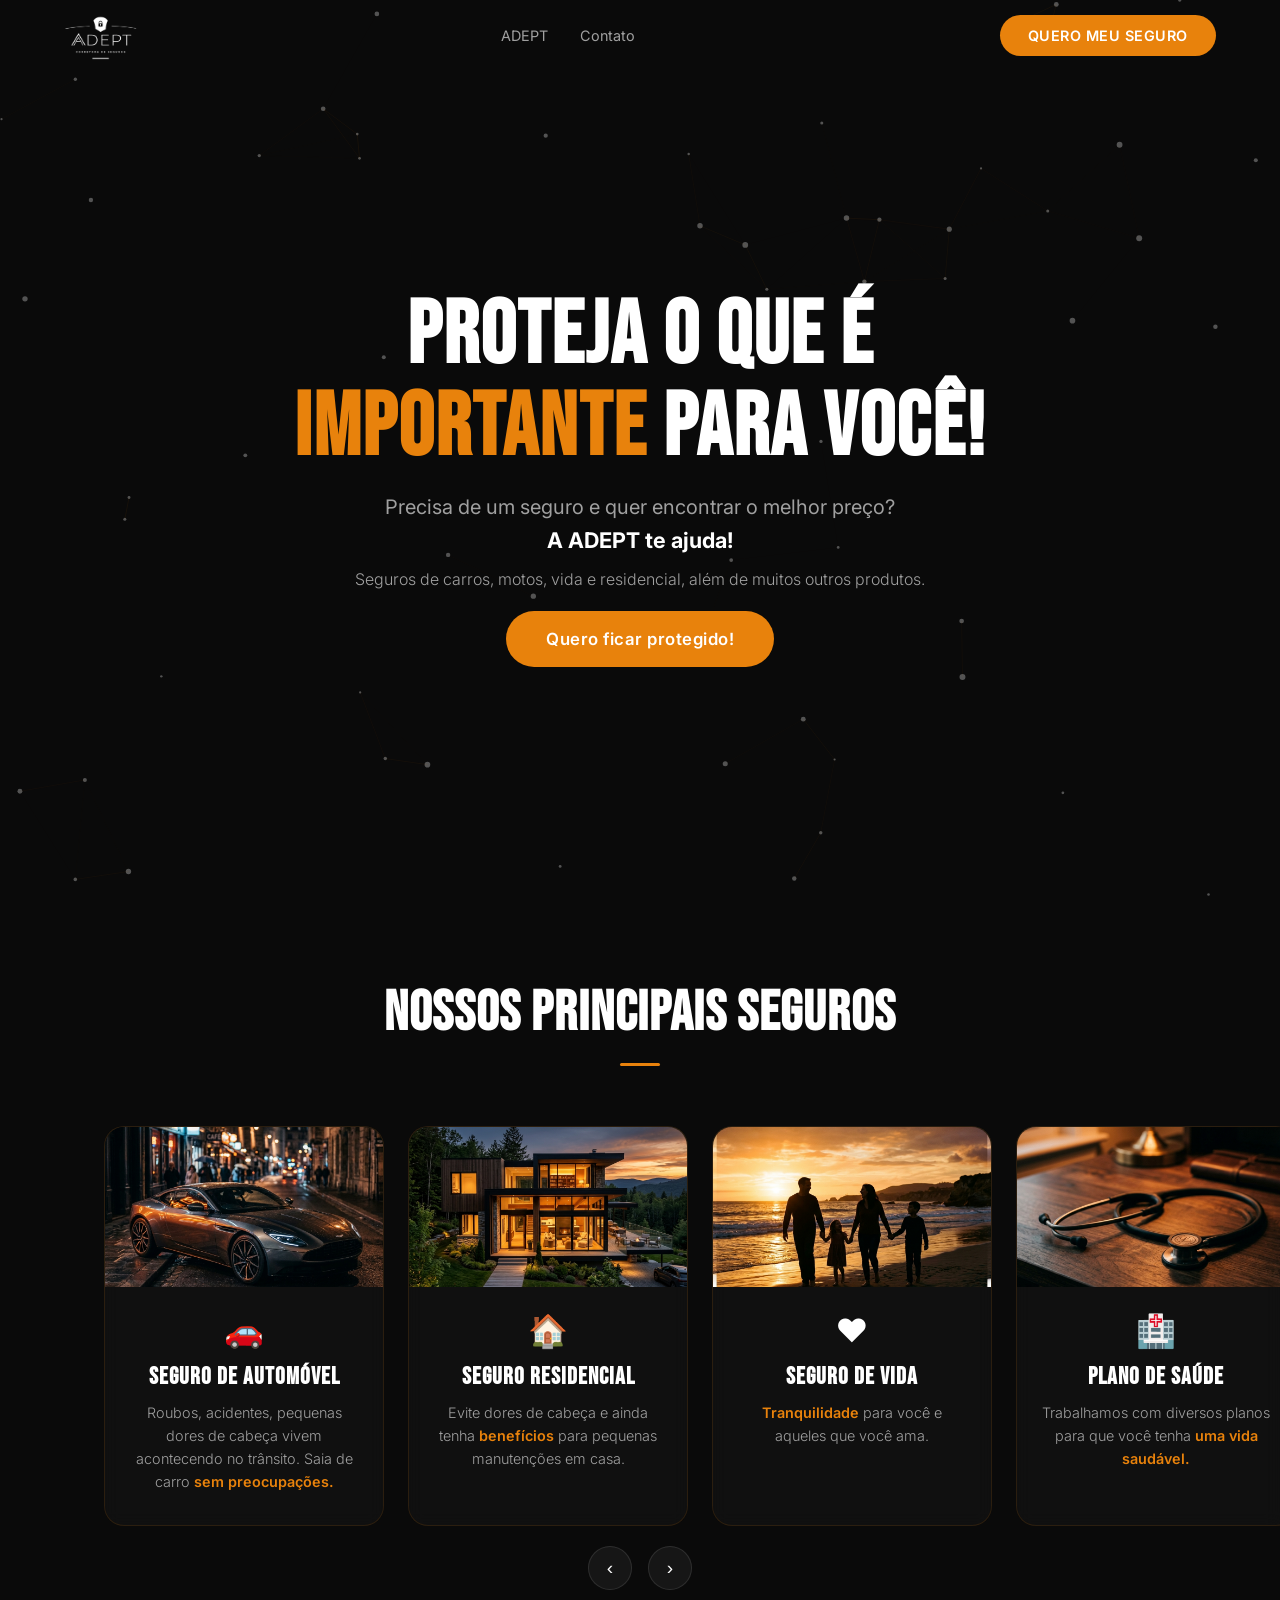
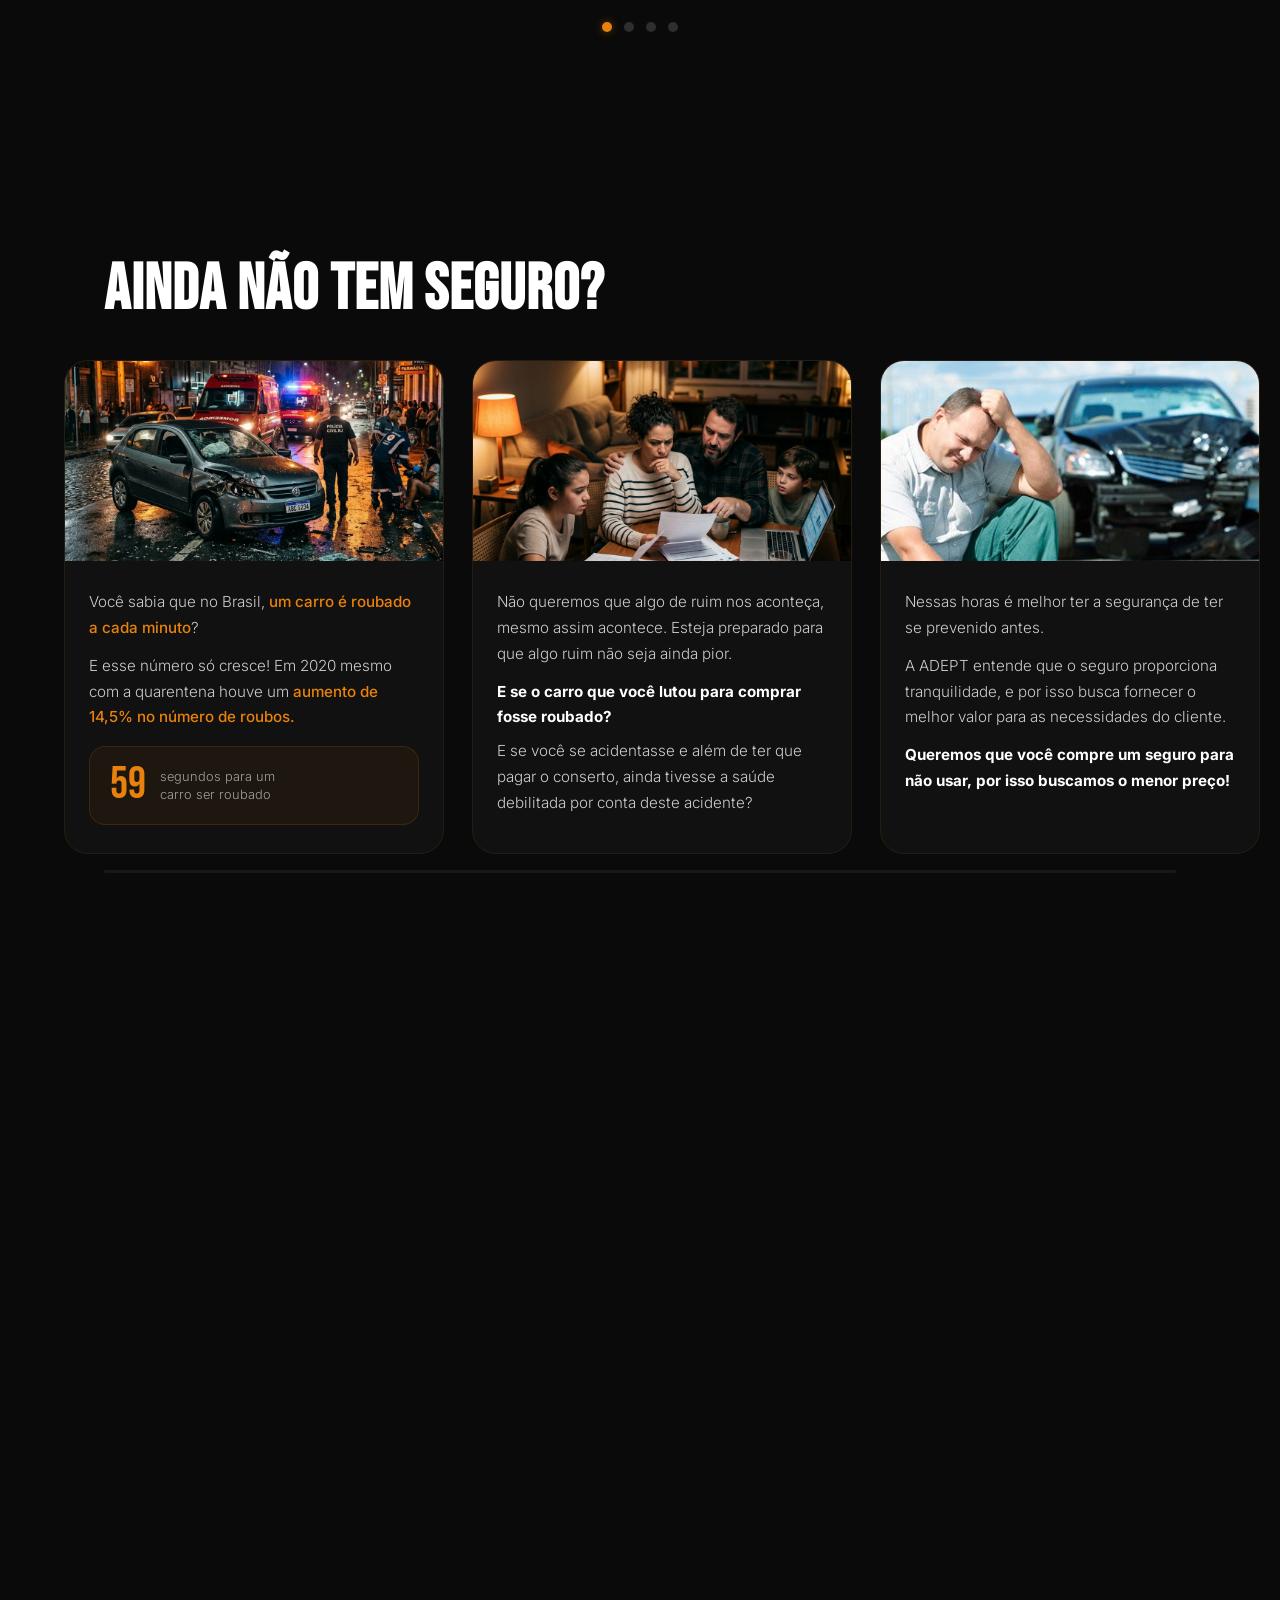
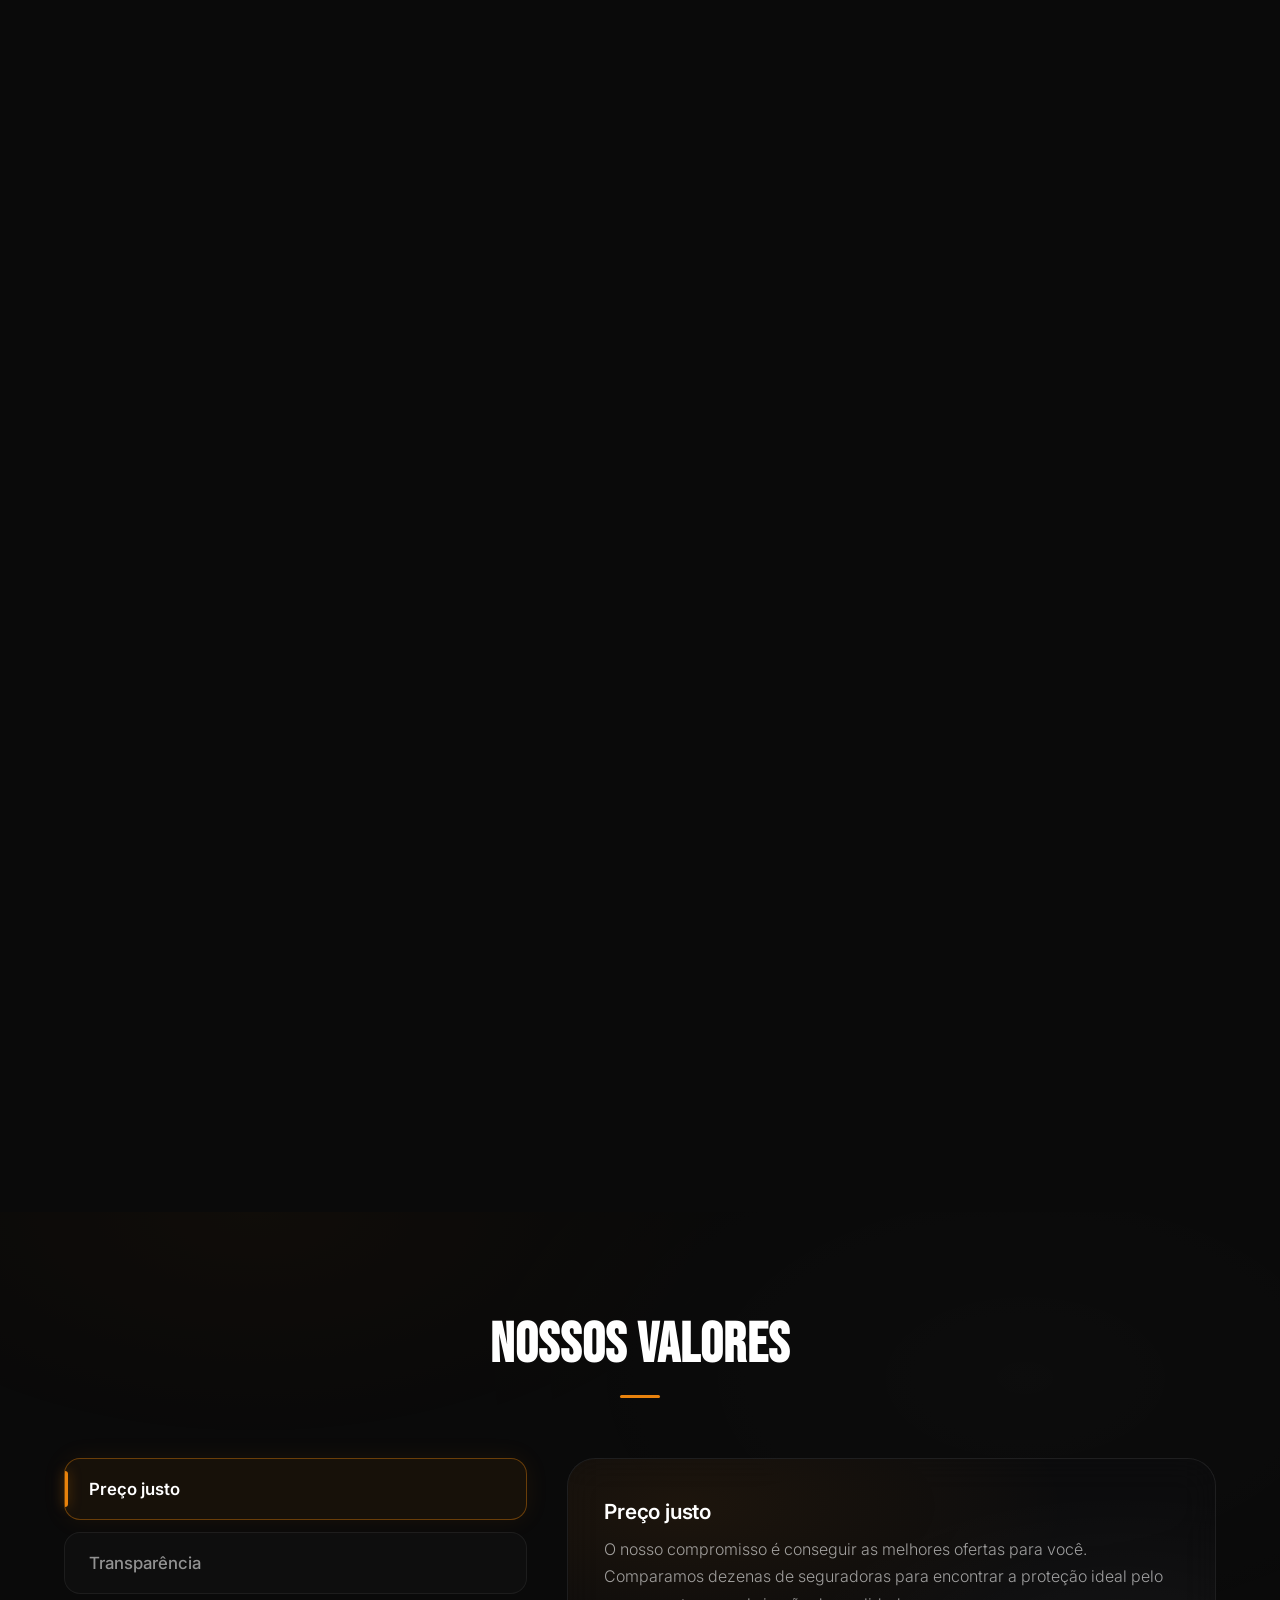
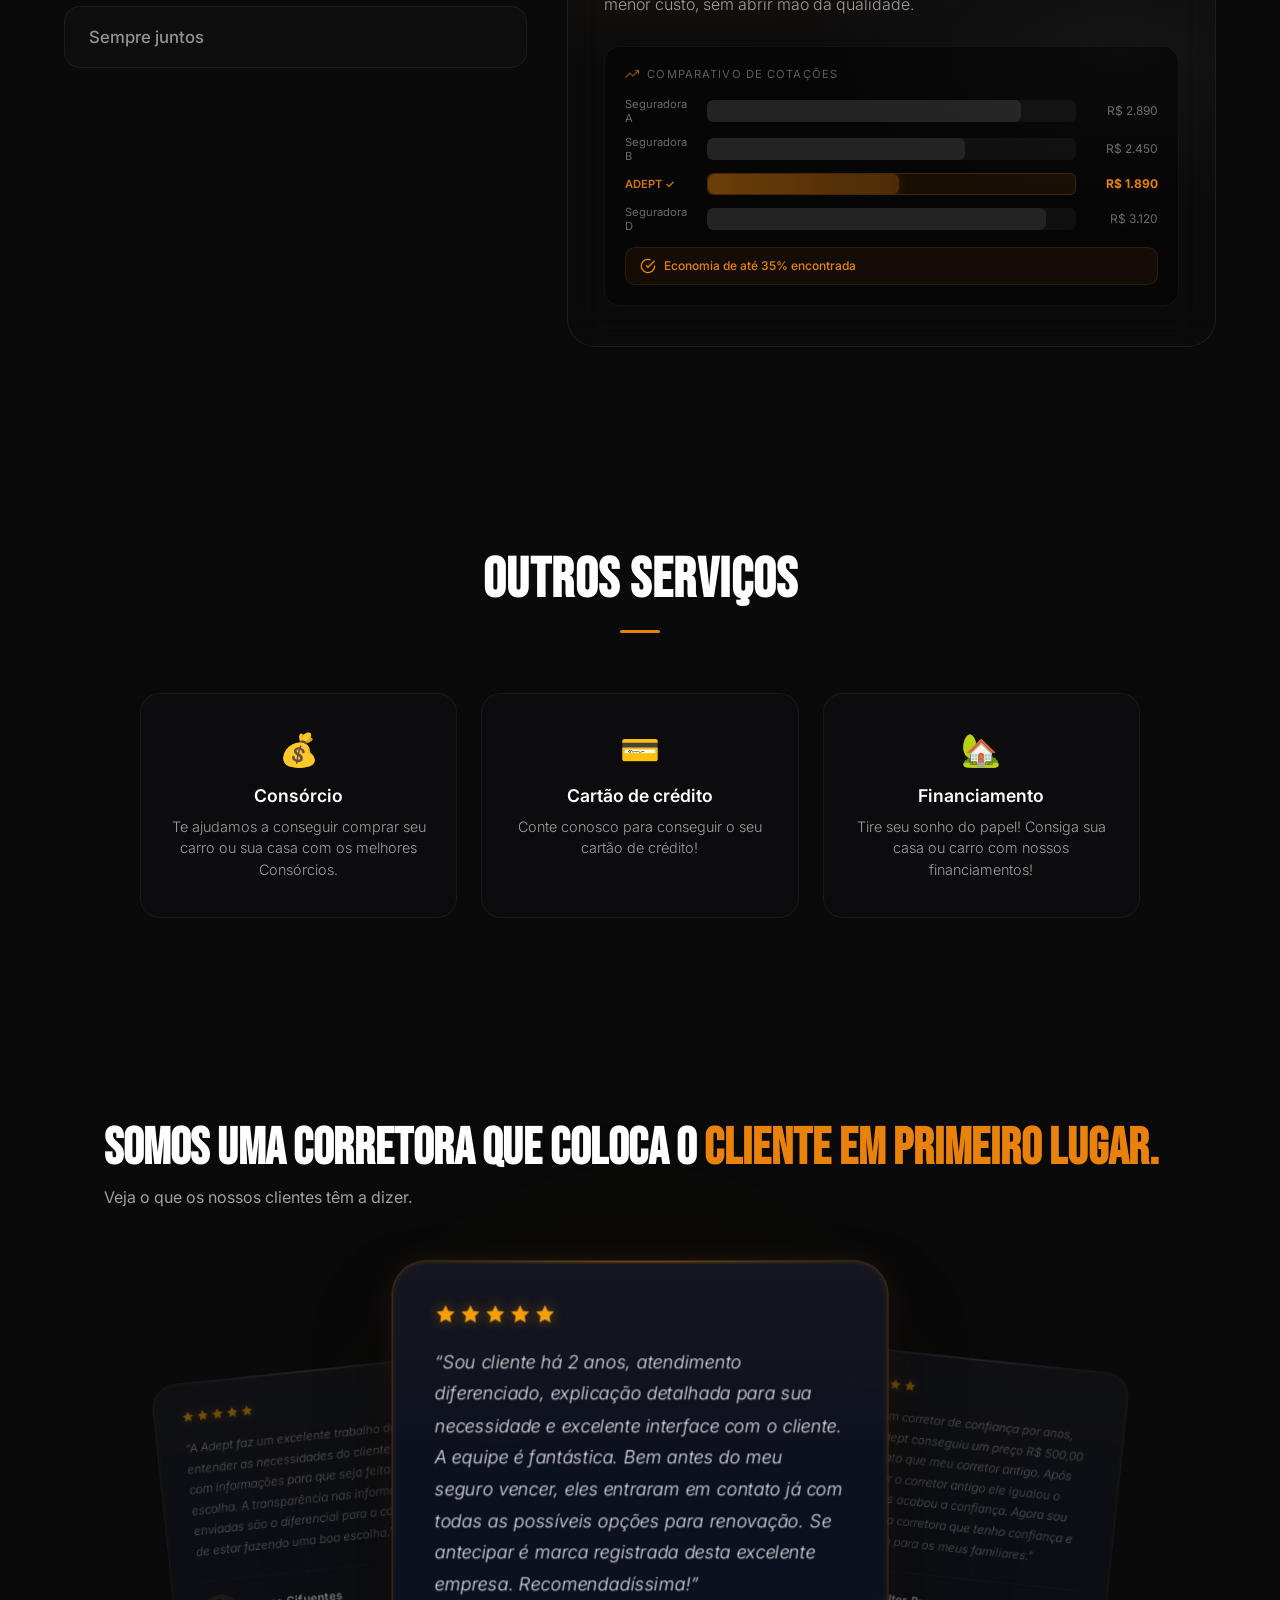
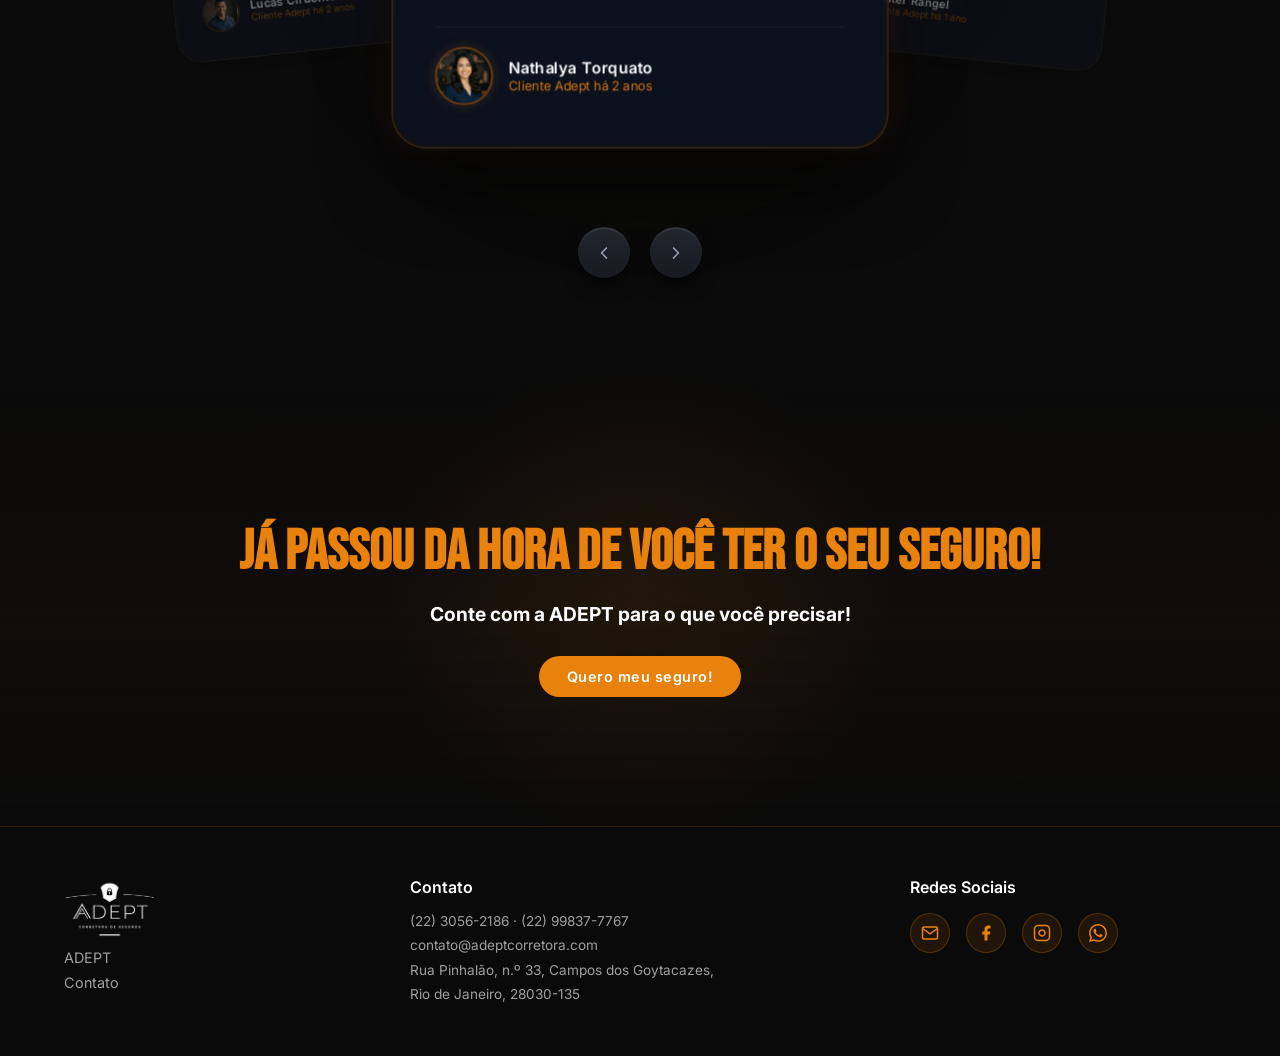
<file: index.html>
<!DOCTYPE html>
<html lang="pt">
<head>
<meta charset="UTF-8">
<meta name="viewport" content="width=device-width, initial-scale=1.0">
<title>ADEPT Corretora de Seguros | Proteja o que é importante</title>
<meta name="description" content="A ADEPT oferece consultoria e gestão de seguros para proteger seu patrimônio. Entre em contato e garanta sua proteção hoje!">
<link rel="icon" type="image/x-icon" href="images/site_favicon_16_1560869884358.ico">
<link rel="preconnect" href="https://fonts.googleapis.com">
<link rel="preconnect" href="https://fonts.gstatic.com" crossorigin>
<link href="https://fonts.googleapis.com/css2?family=Bebas+Neue&family=Inter:wght@300;400;500;600;700&display=swap" rel="stylesheet">
<style>
*{box-sizing:border-box;margin:0;padding:0}
html{scroll-behavior:smooth;scroll-padding-top:80px}
body{background:#0a0a0a;color:#fff;font-family:'Inter',sans-serif;overflow-x:hidden;-webkit-font-smoothing:antialiased}
a{text-decoration:none;color:inherit}
ul{list-style:none}
img{max-width:100%;display:block}
::-webkit-scrollbar{width:6px}
::-webkit-scrollbar-track{background:#0a0a0a}
::-webkit-scrollbar-thumb{background:rgba(232,130,12,.4);border-radius:3px}

/* ===== HEADER ===== */
.site-header{position:fixed;top:0;left:0;right:0;height:72px;display:flex;align-items:center;justify-content:space-between;padding:0 5vw;z-index:1000;background:transparent;border-bottom:1px solid transparent;transition:all .4s ease}
.site-header.scrolled{background:rgba(10,10,10,.85);backdrop-filter:blur(12px);-webkit-backdrop-filter:blur(12px);border-bottom:1px solid rgba(232,130,12,.15);box-shadow:0 4px 30px rgba(0,0,0,.4)}
.logo{display:flex;align-items:center;gap:8px;font-family:'Bebas Neue',sans-serif;font-size:1.6rem;letter-spacing:2px;color:#fff}
.logo svg{width:22px;height:22px;color:#E8820C}
.nav-links{display:flex;gap:32px;align-items:center}
.nav-links a{font-size:.9rem;color:#A0A0A0;font-weight:400;transition:color .3s}
.nav-links a:hover{color:#E8820C}
.btn-cta{background:#E8820C;color:#fff;padding:12px 28px;border-radius:50px;font-weight:600;font-size:.9rem;letter-spacing:.5px;border:none;cursor:pointer;transition:all .2s;font-family:'Inter',sans-serif}
.btn-cta:hover{background:#FF9520;transform:translateY(-1px);box-shadow:0 8px 25px rgba(232,130,12,.3)}
.mobile-toggle{display:none;background:none;border:none;color:#fff;font-size:1.5rem;cursor:pointer}
.mobile-menu{display:none;position:fixed;top:72px;left:0;right:0;background:rgba(10,10,10,.95);backdrop-filter:blur(15px);padding:20px 5vw 30px;flex-direction:column;gap:16px;z-index:999;transform:translateY(-100%);opacity:0;transition:all .4s ease}
.mobile-menu.open{transform:translateY(0);opacity:1}
.mobile-menu a{font-size:1.1rem;padding:10px 0;color:#A0A0A0;border-bottom:1px solid rgba(255,255,255,.05)}

@media(max-width:768px){
  .nav-links,.header-cta{display:none!important}
  .mobile-toggle{display:block}
  .mobile-menu{display:flex}
}

/* ===== HERO ===== */
.hero{position:relative;min-height:100vh;display:flex;align-items:center;justify-content:center;text-align:center;padding:120px 5vw 80px;overflow:hidden}
#particles-canvas{position:absolute;top:0;left:0;width:100%;height:100%;z-index:0}
.hero-content{position:relative;z-index:2;max-width:800px}
.hero h1{font-family:'Bebas Neue',sans-serif;font-size:clamp(3rem,8vw,5.5rem);line-height:1.05;letter-spacing:2px;margin-bottom:20px;opacity:0;transform:translateY(30px);animation:fadeSlideUp .8s ease forwards .3s}
.hero h1 span{color:#E8820C}
.hero .subtitle{font-size:clamp(1rem,2vw,1.25rem);color:#A0A0A0;margin-bottom:8px;opacity:0;animation:fadeSlideUp .8s ease forwards .5s}
.hero .subtitle-bold{font-size:clamp(1.1rem,2.2vw,1.35rem);font-weight:700;color:#fff;margin-bottom:16px;opacity:0;animation:fadeSlideUp .8s ease forwards .6s}
.hero .hero-desc{font-size:1rem;color:#A0A0A0;margin-bottom:40px;font-weight:300;opacity:0;animation:fadeSlideUp .8s ease forwards .7s}
.hero .btn-cta{opacity:0;animation:fadeSlideUp .8s ease forwards .9s;padding:18px 40px;font-size:1.05rem}
@keyframes fadeSlideUp{to{opacity:1;transform:translateY(0)}}

/* ===== SECTION BASE ===== */
.section{padding:100px 5vw;position:relative}
.section-inner{max-width:1200px;margin:0 auto}
.section-title{font-family:'Bebas Neue',sans-serif;font-size:clamp(2.2rem,5vw,3.5rem);text-align:center;margin-bottom:16px;letter-spacing:1px}
.section-subtitle{text-align:center;color:#A0A0A0;font-size:1.05rem;font-weight:300;max-width:600px;margin:0 auto 60px}
.section-divider{width:40px;height:3px;background:#E8820C;margin:0 auto 60px;border-radius:2px}
.reveal{opacity:0;transform:translateY(30px);transition:opacity .8s ease,transform .8s ease}
.reveal.visible{opacity:1;transform:translateY(0)}

/* ===== INSURANCE CAROUSEL ===== */
.carousel-section{padding:80px 0;overflow:hidden}
.carousel-track-wrapper{position:relative;max-width:1200px;margin:0 auto;padding:0 5vw}
.carousel-track{display:flex;gap:24px;transition:transform .5s ease;cursor:grab}
.carousel-track.dragging{cursor:grabbing;transition:none}
.insurance-card{min-width:280px;flex:0 0 280px;background:rgba(20,20,20,.6);border:1px solid rgba(232,130,12,.12);border-radius:20px;overflow:hidden;text-align:center;transition:all .4s ease;backdrop-filter:blur(8px)}
.insurance-card:hover{border-color:rgba(232,130,12,.5);transform:translateY(-5px);box-shadow:0 15px 40px rgba(232,130,12,.08)}
.insurance-card-img{width:100%;height:160px;object-fit:cover;display:block}
.insurance-card-content{padding:24px 24px 32px}
.insurance-card .card-icon{font-size:2rem;margin-bottom:12px;display:block}
.insurance-card h3{font-family:'Bebas Neue',sans-serif;font-size:1.5rem;letter-spacing:1px;margin-bottom:10px}
.insurance-card p{color:#A0A0A0;font-size:.9rem;line-height:1.6;font-weight:300}
.insurance-card p strong{color:#E8820C;font-weight:600}
.carousel-nav{display:flex;justify-content:center;gap:12px;margin-top:32px}
.carousel-dot{width:10px;height:10px;border-radius:50%;background:rgba(255,255,255,.15);border:none;cursor:pointer;transition:all .3s}
.carousel-dot.active{background:#E8820C;box-shadow:0 0 10px rgba(232,130,12,.4)}
.carousel-arrows{display:flex;justify-content:center;gap:16px;margin-top:20px}
.carousel-arrow{width:44px;height:44px;border-radius:50%;background:rgba(255,255,255,.05);border:1px solid rgba(255,255,255,.1);color:#fff;cursor:pointer;display:flex;align-items:center;justify-content:center;transition:all .3s;font-size:1.2rem}
.carousel-arrow:hover{background:rgba(232,130,12,.15);border-color:rgba(232,130,12,.4)}

/* ===== HORIZONTAL SCROLL CARDS (Scroll-hijack) ===== */
.scroll-outer{position:relative;height:300vh}
.scroll-sticky{position:sticky;top:0;height:100vh;display:flex;flex-direction:column;justify-content:center;overflow:hidden;padding:0}
.scroll-sticky .section-header{max-width:1200px;margin:0 auto;padding:0 5vw 32px;width:100%}
.scroll-sticky .section-header h2{font-family:'Bebas Neue',sans-serif;font-size:clamp(2.5rem,6vw,4rem);letter-spacing:1px;margin-bottom:0}
.scroll-track{display:flex;gap:28px;padding:0 5vw;will-change:transform}
.scroll-card{min-width:380px;max-width:420px;flex:0 0 380px;background:rgba(20,20,20,.7);border:1px solid rgba(232,130,12,.1);border-radius:24px;overflow:hidden;transition:border-color .4s ease,opacity .5s ease;opacity:.3}
.scroll-card.active{opacity:1}
.scroll-card:hover{border-color:rgba(232,130,12,.35)}
.scroll-card-img{width:100%;height:200px;object-fit:cover;display:block}
.scroll-card-body{padding:28px 24px}
.scroll-card-body p{color:#ccc;font-size:.95rem;line-height:1.7;font-weight:300}
.scroll-card-body p .highlight{color:#E8820C;font-weight:500}
.scroll-card-body p strong{color:#fff}
.scroll-counter{display:flex;align-items:center;gap:14px;margin-top:16px;padding:16px 20px;background:rgba(232,130,12,.06);border:1px solid rgba(232,130,12,.15);border-radius:16px}
.counter-number{font-family:'Bebas Neue',sans-serif;font-size:2.8rem;color:#E8820C;line-height:1}
.counter-label{font-size:.8rem;color:#A0A0A0;font-weight:300;line-height:1.4}
.scroll-progress{max-width:1200px;margin:0 auto;padding:16px 5vw 0;width:100%}
.scroll-progress-bar{height:3px;background:rgba(255,255,255,.06);border-radius:2px;overflow:hidden}
.scroll-progress-fill{height:100%;background:#E8820C;border-radius:2px;width:0%;transition:width .1s linear}
@media(max-width:768px){.scroll-card{min-width:300px;flex:0 0 300px}.scroll-outer{height:250vh}}

/* ===== VALUES (Tab + Panel style) ===== */
.values-section{padding:100px 5vw;position:relative;overflow:hidden}
.values-section::before{content:'';position:absolute;inset:-2px;opacity:.4;pointer-events:none;background:radial-gradient(800px 420px at 20% 0%,rgba(232,130,12,.08),transparent 60%),radial-gradient(900px 520px at 80% 20%,rgba(255,255,255,.04),transparent 62%)}
.values-container{max-width:1200px;margin:0 auto;display:grid;grid-template-columns:1fr 1.4fr;gap:40px;align-items:start;position:relative;z-index:1}
.values-tabs{display:flex;flex-direction:column;gap:12px}
.val-tab{position:relative;padding:20px 24px;border-radius:16px;border:1px solid rgba(255,255,255,.06);background:rgba(255,255,255,.02);cursor:pointer;transition:all .35s ease;font-size:1.05rem;font-weight:500;color:rgba(255,255,255,.55);text-align:left;font-family:'Inter',sans-serif}
.val-tab:hover{border-color:rgba(255,255,255,.12);background:rgba(255,255,255,.04);color:rgba(255,255,255,.8)}
.val-tab.active{border-color:rgba(232,130,12,.4);background:rgba(232,130,12,.06);color:#fff;font-weight:600;box-shadow:0 0 25px rgba(232,130,12,.08)}
.val-tab.active::before{content:'';position:absolute;left:0;top:12px;bottom:12px;width:3px;border-radius:0 3px 3px 0;background:#E8820C;box-shadow:0 0 12px rgba(232,130,12,.5)}
.values-panel{position:relative;border-radius:28px;background:rgba(15,15,18,.35);border:1px solid rgba(255,255,255,.08);backdrop-filter:blur(18px);-webkit-backdrop-filter:blur(18px);padding:40px 36px;overflow:hidden;min-height:360px}
.values-panel::before{content:'';position:absolute;inset:-2px;background:radial-gradient(620px 260px at 18% 10%,rgba(232,130,12,.08),transparent 62%),radial-gradient(520px 260px at 85% 40%,rgba(255,255,255,.04),transparent 62%);pointer-events:none;z-index:0}
.val-panel-content{position:relative;z-index:1;display:none;animation:valFadeIn .4s ease}
.val-panel-content.active{display:block}
@keyframes valFadeIn{from{opacity:0;transform:translateY(8px)}to{opacity:1;transform:translateY(0)}}
.val-panel-content h3{font-size:1.3rem;font-weight:600;margin-bottom:12px;color:#fff;letter-spacing:-.01em}
.val-panel-content p{color:rgba(255,255,255,.6);line-height:1.7;font-weight:300;font-size:1rem;margin-bottom:28px}
.val-abstract-ui{position:relative;height:160px;background:rgba(0,0,0,.4);border:1px solid rgba(255,255,255,.05);border-radius:16px;padding:16px;overflow:hidden}
.val-abstract-ui .val-ui-header{display:flex;align-items:center;justify-content:space-between;border-bottom:1px solid rgba(255,255,255,.05);padding-bottom:10px;margin-bottom:14px}
.val-abstract-ui .val-dots{display:flex;gap:5px}
.val-abstract-ui .val-dots span{width:7px;height:7px;border-radius:50%;background:rgba(255,255,255,.15)}
.val-abstract-ui .val-bar{height:5px;width:80px;background:rgba(255,255,255,.05);border-radius:3px;overflow:hidden}
.val-abstract-ui .val-bar-fill{height:100%;border-radius:3px;background:rgba(232,130,12,.5);animation:valBarPulse 2.5s ease-in-out infinite}
@keyframes valBarPulse{0%,100%{width:30%}50%{width:75%}}
.val-ui-cards{display:grid;grid-template-columns:repeat(3,1fr);gap:10px;height:100%}
.val-ui-card{background:rgba(255,255,255,.03);border-radius:10px;border:1px solid rgba(255,255,255,.05);padding:10px;display:flex;flex-direction:column;gap:6px}
.val-ui-card .val-ui-line{height:4px;border-radius:2px;background:rgba(255,255,255,.08)}
.val-ui-card .val-ui-line.filled{background:rgba(232,130,12,.3)}
.val-ui-card .val-ui-icon{margin-top:auto;width:20px;height:20px;border-radius:4px;background:rgba(255,255,255,.05);border:1px solid rgba(255,255,255,.05);display:flex;align-items:center;justify-content:center;align-self:flex-end}
.val-ui-card .val-ui-icon svg{width:10px;height:10px;color:rgba(255,255,255,.35)}
@media(max-width:768px){.values-container{grid-template-columns:1fr}.values-panel{min-height:auto}}

@keyframes barGrow1{from{width:0}to{width:85%}}
@keyframes barGrow2{from{width:0}to{width:70%}}
@keyframes barGrow3{from{width:0}to{width:52%}}
@keyframes barGrow4{from{width:0}to{width:92%}}
@keyframes pulse-dot{0%,100%{box-shadow:0 0 0 0 rgba(232,130,12,.4)}70%{box-shadow:0 0 0 8px rgba(232,130,12,0)}}

/* ===== SERVICES ===== */
.services-grid{display:grid;grid-template-columns:repeat(3,1fr);gap:24px;max-width:1000px;margin:0 auto}
.service-card{background:rgba(15,15,18,.5);border:1px solid rgba(255,255,255,.06);border-radius:20px;padding:36px 24px;text-align:center;transition:all .4s}
.service-card:hover{border-color:rgba(232,130,12,.25);transform:translateY(-4px)}
.service-card .svc-icon{color:#E8820C;font-size:2rem;margin-bottom:16px}
.service-card h3{font-size:1.1rem;font-weight:600;margin-bottom:10px}
.service-card p{color:#A0A0A0;font-size:.9rem;line-height:1.5;font-weight:300}
@media(max-width:768px){.services-grid{grid-template-columns:1fr}}

/* ===== TESTIMONIALS 3D CAROUSEL ===== */
.test-section{padding:100px 0;overflow:hidden;position:relative}
.test-section::before{content:'';position:absolute;top:50%;left:50%;transform:translate(-50%,-50%);width:60%;height:60%;background:radial-gradient(circle,rgba(232,130,12,.06),transparent 60%);filter:blur(120px);pointer-events:none}
.test-header{max-width:1200px;margin:0 auto;padding:0 5vw 60px}
.test-header h2{font-family:'Bebas Neue',sans-serif;font-size:clamp(2rem,5vw,3.2rem);margin-bottom:8px}
.test-header h2 span{color:#E8820C}
.test-header .sub{color:#A0A0A0;font-size:1rem}
.test-stage{position:relative;max-width:1200px;margin:0 auto;padding:0 5vw;height:520px;perspective:1200px}
.test-card{position:absolute;top:50%;left:50%;width:400px;transition:all .6s cubic-bezier(.4,0,.2,1);cursor:pointer;will-change:transform,opacity}
.test-card.pos-left{transform:translate(-130%,-55%) rotate(-6deg) scale(.78);z-index:10;opacity:.45}
.test-card.pos-left:hover{opacity:.85;z-index:35}
.test-card.pos-center{transform:translate(-50%,-55%) rotate(0deg) scale(1.08);z-index:30;opacity:1;width:460px}
.test-card.pos-right{transform:translate(30%,-55%) rotate(6deg) scale(.78);z-index:10;opacity:.45}
.test-card.pos-right:hover{opacity:.85;z-index:35}
.test-card-outer{position:relative;background:linear-gradient(180deg,rgba(30,30,35,.9),rgba(18,18,22,.95));backdrop-filter:blur(20px);border:1px solid rgba(255,255,255,.08);border-radius:2rem;padding:3px;box-shadow:0 20px 50px -12px rgba(0,0,0,.6)}
.test-card.pos-center .test-card-outer{border-color:rgba(232,130,12,.25);box-shadow:0 40px 80px -20px rgba(0,0,0,.9),0 0 30px rgba(232,130,12,.1)}
.test-card-outer::before{content:'';position:absolute;top:0;left:2rem;right:2rem;height:1px;background:linear-gradient(90deg,transparent,rgba(255,255,255,.3),transparent);z-index:5}
.test-card.pos-center .test-card-outer::before{background:linear-gradient(90deg,transparent,rgba(232,130,12,.6),transparent)}
.test-card-inner{position:relative;background:rgba(11,17,32,.85);border-radius:calc(2rem - 3px);padding:32px;overflow:hidden}
.test-card.pos-center .test-card-inner{padding:36px}
.test-card-inner::before{content:'';position:absolute;inset:0;background:linear-gradient(rgba(255,255,255,.015) 1px,transparent 1px),linear-gradient(90deg,rgba(255,255,255,.015) 1px,transparent 1px);background-size:40px 40px;opacity:.5;pointer-events:none}
.test-card-inner::after{content:'';position:absolute;top:0;left:0;right:0;height:200px;background:linear-gradient(180deg,rgba(232,130,12,.04),transparent);pointer-events:none}
.test-stars{display:flex;gap:3px;margin-bottom:20px;position:relative;z-index:2}
.test-stars svg{width:16px;height:16px;fill:#f59e0b;filter:drop-shadow(0 0 6px rgba(245,158,11,.4))}
.test-card.pos-center .test-stars svg{width:20px;height:20px}
.test-quote{position:relative;z-index:2;color:rgba(200,200,210,.85);font-size:.95rem;line-height:1.75;font-weight:300;font-style:italic;margin-bottom:24px}
.test-card.pos-center .test-quote{color:rgba(255,255,255,.9);font-size:1.05rem}
.test-author{position:relative;z-index:2;display:flex;align-items:center;gap:14px;padding-top:18px;border-top:1px solid rgba(255,255,255,.06)}
.test-avatar{width:48px;height:48px;border-radius:50%;object-fit:cover;border:2px solid rgba(232,130,12,.2);box-shadow:inset 0 2px 4px rgba(0,0,0,.6)}
.test-card.pos-center .test-avatar{width:54px;height:54px;border-color:rgba(232,130,12,.4);box-shadow:0 0 12px rgba(232,130,12,.2)}
.test-author-name{font-weight:600;color:#fff;font-size:.9rem;letter-spacing:.02em}
.test-author-role{color:rgba(232,130,12,.7);font-size:.75rem;font-weight:400}
.test-card.pos-center .test-author-role{color:rgba(232,130,12,.9)}
.test-nav{display:flex;justify-content:center;gap:20px;margin-top:40px;position:relative;z-index:40}
.test-nav-btn{width:52px;height:52px;border-radius:50%;background:linear-gradient(180deg,#23262d,#181a20);border-top:1px solid rgba(255,255,255,.08);border-bottom:1px solid #000;border-left:none;border-right:none;box-shadow:0 8px 20px -5px rgba(0,0,0,.8),inset 0 1px 0 rgba(255,255,255,.08);display:flex;align-items:center;justify-content:center;color:#94a3b8;cursor:pointer;transition:all .3s}
.test-nav-btn:hover{color:#fff}
.test-nav-btn:active{transform:translateY(2px);box-shadow:none}
.test-nav-btn svg{width:20px;height:20px;transition:transform .3s}
.test-nav-btn:first-child:hover svg{transform:translateX(-2px)}
.test-nav-btn:last-child:hover svg{transform:translateX(2px)}
@media(max-width:900px){.test-stage{height:auto;perspective:none;display:flex;flex-direction:column;gap:20px;padding:0 5vw}
.test-card{position:relative;top:auto;left:auto;width:100%!important;transform:none!important;opacity:1!important;z-index:1!important}
.test-card-outer{box-shadow:0 10px 30px rgba(0,0,0,.4)!important;border-color:rgba(255,255,255,.08)!important}
.test-card-outer::before{background:linear-gradient(90deg,transparent,rgba(255,255,255,.2),transparent)!important}
.test-nav{display:none}}

/* ===== FINAL CTA ===== */
.final-cta{position:relative;text-align:center;padding:140px 5vw;background:linear-gradient(180deg,transparent,rgba(232,130,12,.03) 50%,rgba(10,10,10,1));overflow:hidden}
.final-cta::before{content:'';position:absolute;top:50%;left:50%;transform:translate(-50%,-50%);width:600px;height:600px;background:radial-gradient(circle,rgba(232,130,12,.08),transparent 60%);pointer-events:none}
.final-cta h2{font-family:'Bebas Neue',sans-serif;font-size:clamp(2rem,5vw,3.5rem);color:#E8820C;margin-bottom:16px;position:relative;z-index:1}
.final-cta p{font-size:1.2rem;font-weight:700;margin-bottom:40px;position:relative;z-index:1}
.final-cta .btn-cta{position:relative;z-index:1;animation:pulse-btn 2s infinite}
@keyframes pulse-btn{0%,100%{box-shadow:0 0 0 0 rgba(232,130,12,.4)}70%{box-shadow:0 0 0 15px rgba(232,130,12,0)}}

/* ===== FOOTER ===== */
.site-footer{border-top:1px solid rgba(232,130,12,.15);padding:50px 5vw;background:#0a0a0a}
.footer-inner{max-width:1200px;margin:0 auto;display:grid;grid-template-columns:1fr 1.5fr 1fr;gap:40px;align-items:start}
.footer-logo{font-family:'Bebas Neue',sans-serif;font-size:1.4rem;letter-spacing:2px;margin-bottom:12px}
.footer-nav{display:flex;flex-direction:column;gap:8px}
.footer-nav a{color:#A0A0A0;font-size:.9rem;transition:color .3s}
.footer-nav a:hover{color:#E8820C}
.footer-contact h4{color:#fff;font-size:1rem;margin-bottom:12px;font-weight:600}
.footer-contact p,.footer-contact a{color:#A0A0A0;font-size:.85rem;line-height:1.8}
.footer-contact a:hover{color:#E8820C}
.footer-social{display:flex;gap:16px;margin-top:16px}
.footer-social a{width:40px;height:40px;border-radius:50%;background:rgba(232,130,12,.1);border:1px solid rgba(232,130,12,.25);display:flex;align-items:center;justify-content:center;color:#E8820C;transition:all .3s}
.footer-social a:hover{background:#E8820C;color:#fff;transform:translateY(-2px)}
.footer-social a svg{width:18px;height:18px}
@media(max-width:768px){.footer-inner{grid-template-columns:1fr;text-align:center}.footer-social{justify-content:center}}
</style>
</head>
<body>

<!-- HEADER -->
<header class="site-header" id="site-header">
  <a href="/" class="logo">
    <img src="images/logo-adept.png" alt="ADEPT Corretora de Seguros" style="height:48px;width:auto">
  </a>
  <nav class="nav-links">
    <a href="#home">ADEPT</a>
    <a href="contato.html">Contato</a>
  </nav>
  <a href="https://wa.me/552230562186" target="_blank" class="btn-cta header-cta">QUERO MEU SEGURO</a>
  <button class="mobile-toggle" id="menuToggle" aria-label="Menu">☰</button>
</header>
<nav class="mobile-menu" id="mobileMenu">
  <a href="#home" class="mobile-link">ADEPT</a>
  <a href="contato.html" class="mobile-link">Contato</a>
  <a href="https://wa.me/552230562186" target="_blank" class="btn-cta" style="text-align:center;margin-top:10px">QUERO MEU SEGURO</a>
</nav>

<!-- HERO -->
<section class="hero" id="home">
  <canvas id="particles-canvas"></canvas>
  <div class="hero-content">
    <h1>Proteja o que é <span>importante</span> para você!</h1>
    <p class="subtitle">Precisa de um seguro e quer encontrar o melhor preço?</p>
    <p class="subtitle-bold">A ADEPT te ajuda!</p>
    <p class="hero-desc">Seguros de carros, motos, vida e residencial, além de muitos outros produtos.</p>
    <a href="#contato" class="btn-cta">Quero ficar protegido!</a>
  </div>
</section>

<!-- NOSSOS PRINCIPAIS SEGUROS -->
<section class="section carousel-section" id="seguros">
  <div class="section-inner">
    <h2 class="section-title reveal">Nossos principais seguros</h2>
    <div class="section-divider"></div>
  </div>
  <div class="carousel-track-wrapper">
    <div class="carousel-track" id="insuranceTrack">
      <div class="insurance-card">
        <img src="images/seguro-automovel.png" alt="Seguro de Automóvel" class="insurance-card-img">
        <div class="insurance-card-content">
          <span class="card-icon">🚗</span>
          <h3>Seguro de Automóvel</h3>
          <p>Roubos, acidentes, pequenas dores de cabeça vivem acontecendo no trânsito. Saia de carro <strong>sem preocupações.</strong></p>
        </div>
      </div>
      <div class="insurance-card">
        <img src="images/seguro-residencial.png" alt="Seguro Residencial" class="insurance-card-img">
        <div class="insurance-card-content">
          <span class="card-icon">🏠</span>
          <h3>Seguro Residencial</h3>
          <p>Evite dores de cabeça e ainda tenha <strong>benefícios</strong> para pequenas manutenções em casa.</p>
        </div>
      </div>
      <div class="insurance-card">
        <img src="images/seguro-vida.png" alt="Seguro de Vida" class="insurance-card-img">
        <div class="insurance-card-content">
          <span class="card-icon">❤️</span>
          <h3>Seguro de Vida</h3>
          <p><strong>Tranquilidade</strong> para você e aqueles que você ama.</p>
        </div>
      </div>
      <div class="insurance-card">
        <img src="images/plano-saude.png" alt="Plano de Saúde" class="insurance-card-img">
        <div class="insurance-card-content">
          <span class="card-icon">🏥</span>
          <h3>Plano de Saúde</h3>
          <p>Trabalhamos com diversos planos para que você tenha <strong>uma vida saudável.</strong></p>
        </div>
      </div>
      <div class="insurance-card">
        <img src="images/seguro-moto.png" alt="Seguro de Moto" class="insurance-card-img">
        <div class="insurance-card-content">
          <span class="card-icon">🏍️</span>
          <h3>Seguro de Moto</h3>
          <p>Tenha os melhores seguros de moto com os <strong>menores preços.</strong></p>
        </div>
      </div>
      <div class="insurance-card">
        <img src="images/seguro-condominio.png" alt="Seguro de Condomínio" class="insurance-card-img">
        <div class="insurance-card-content">
          <span class="card-icon">🏢</span>
          <h3>Seguro de Condomínio</h3>
          <p>É o dever do síndico prover seu condomínio de um bom seguro. A ADEPT te ajuda e ainda consegue o <strong>menor preço!</strong></p>
        </div>
      </div>
    </div>
  </div>
  <div class="carousel-arrows">
    <button class="carousel-arrow" id="carouselPrev" aria-label="Anterior">‹</button>
    <button class="carousel-arrow" id="carouselNext" aria-label="Próximo">›</button>
  </div>
  <div class="carousel-nav" id="carouselDots"></div>
</section>

<!-- AINDA NÃO TEM SEGURO? - Horizontal Scroll Cards (scroll-hijack) -->
<div class="scroll-outer" id="scrollOuter">
  <div class="scroll-sticky">
    <div class="section-header">
      <h2>Ainda não tem seguro?</h2>
    </div>
    <div class="scroll-track" id="scrollTrack">
      <div class="scroll-card active">
        <img src="images/car-accident.png" alt="Carro roubado" class="scroll-card-img">
        <div class="scroll-card-body">
          <p>Você sabia que no Brasil, <span class="highlight">um carro é roubado a cada minuto</span>?</p>
          <p style="margin-top:12px">E esse número só cresce! Em 2020 mesmo com a quarentena houve um <span class="highlight">aumento de 14,5% no número de roubos.</span></p>
          <div class="scroll-counter">
            <div class="counter-number" id="counterNum">60</div>
            <div class="counter-label">segundos para um<br>carro ser roubado</div>
          </div>
        </div>
      </div>
      <div class="scroll-card">
        <img src="images/family-insurance.png" alt="Família preocupada" class="scroll-card-img">
        <div class="scroll-card-body">
          <p>Não queremos que algo de ruim nos aconteça, mesmo assim acontece. Esteja preparado para que algo ruim não seja ainda pior.</p>
          <p style="margin-top:12px"><strong>E se o carro que você lutou para comprar fosse roubado?</strong></p>
          <p style="margin-top:8px">E se você se acidentasse e além de ter que pagar o conserto, ainda tivesse a saúde debilitada por conta deste acidente?</p>
        </div>
      </div>
      <div class="scroll-card">
        <img src="images/3-mitos-sobre-a-perda-total-do-seguro-de-automovel-que-voce-deve-saber-262e52d8-462w.jpg" alt="Seguro automotivo" class="scroll-card-img">
        <div class="scroll-card-body">
          <p>Nessas horas é melhor ter a segurança de ter se prevenido antes.</p>
          <p style="margin-top:12px">A ADEPT entende que o seguro proporciona tranquilidade, e por isso busca fornecer o melhor valor para as necessidades do cliente.</p>
          <p style="margin-top:12px"><strong>Queremos que você compre um seguro para não usar, por isso buscamos o menor preço!</strong></p>
        </div>
      </div>
      <div class="scroll-card">
        <img src="images/broker-handshake.png" alt="Família ADEPT" class="scroll-card-img">
        <div class="scroll-card-body">
          <p>Somos uma empresa familiar e nos importamos profundamente com o que fazemos e com cada um de nossos clientes.</p>
          <p style="margin-top:16px;color:#E8820C;font-weight:700;font-size:1.05rem"><strong>Venha fazer parte da família ADEPT. O cliente protegido é a nossa maior satisfação!</strong></p>
        </div>
      </div>
    </div>
    <div class="scroll-progress">
      <div class="scroll-progress-bar"><div class="scroll-progress-fill" id="scrollProgressFill"></div></div>
    </div>
  </div>
</div>

<!-- NOSSOS VALORES (Tab + Panel) -->
<section class="values-section" id="valores">
  <div class="section-inner">
    <h2 class="section-title reveal">Nossos valores</h2>
    <div class="section-divider"></div>
  </div>
  <div class="values-container reveal">
    <!-- Tabs -->
    <div class="values-tabs" id="valuesTabs">
      <button class="val-tab active" data-target="val-1">Preço justo</button>
      <button class="val-tab" data-target="val-2">Transparência</button>
      <button class="val-tab" data-target="val-3">Sempre juntos</button>
    </div>
    <!-- Panel -->
    <div class="values-panel">
      <!-- PREÇO JUSTO: Comparador de preços animado -->
      <div class="val-panel-content active" id="val-1">
        <h3>Preço justo</h3>
        <p>O nosso compromisso é conseguir as melhores ofertas para você. Comparamos dezenas de seguradoras para encontrar a proteção ideal pelo menor custo, sem abrir mão da qualidade.</p>
        <div class="val-abstract-ui" style="height:auto;padding:20px">
          <div style="font-size:.7rem;color:rgba(255,255,255,.35);text-transform:uppercase;letter-spacing:.1em;margin-bottom:16px;display:flex;align-items:center;gap:8px">
            <svg width="14" height="14" viewBox="0 0 24 24" fill="none" stroke="currentColor" stroke-width="2" style="color:rgba(232,130,12,.6)"><polyline points="23 6 13.5 15.5 8.5 10.5 1 18"/><polyline points="17 6 23 6 23 12"/></svg>
            Comparativo de cotações
          </div>
          <!-- Seguradora rows -->
          <div style="display:flex;flex-direction:column;gap:10px">
            <div style="display:flex;align-items:center;gap:12px">
              <div style="width:70px;font-size:.7rem;color:rgba(255,255,255,.4)">Seguradora A</div>
              <div style="flex:1;height:22px;background:rgba(255,255,255,.04);border-radius:6px;overflow:hidden;position:relative">
                <div style="width:85%;height:100%;background:rgba(255,255,255,.08);border-radius:6px;animation:barGrow1 2s ease forwards"></div>
              </div>
              <div style="font-size:.75rem;color:rgba(255,255,255,.4);width:70px;text-align:right">R$ 2.890</div>
            </div>
            <div style="display:flex;align-items:center;gap:12px">
              <div style="width:70px;font-size:.7rem;color:rgba(255,255,255,.4)">Seguradora B</div>
              <div style="flex:1;height:22px;background:rgba(255,255,255,.04);border-radius:6px;overflow:hidden">
                <div style="width:70%;height:100%;background:rgba(255,255,255,.08);border-radius:6px;animation:barGrow2 2s ease forwards"></div>
              </div>
              <div style="font-size:.75rem;color:rgba(255,255,255,.4);width:70px;text-align:right">R$ 2.450</div>
            </div>
            <div style="display:flex;align-items:center;gap:12px">
              <div style="width:70px;font-size:.7rem;color:rgba(232,130,12,.9);font-weight:600">ADEPT ✓</div>
              <div style="flex:1;height:22px;background:rgba(232,130,12,.08);border-radius:6px;overflow:hidden;border:1px solid rgba(232,130,12,.2)">
                <div style="width:52%;height:100%;background:linear-gradient(90deg,rgba(232,130,12,.4),rgba(232,130,12,.25));border-radius:6px;animation:barGrow3 2s ease forwards;box-shadow:0 0 12px rgba(232,130,12,.15)"></div>
              </div>
              <div style="font-size:.75rem;color:#E8820C;font-weight:700;width:70px;text-align:right">R$ 1.890</div>
            </div>
            <div style="display:flex;align-items:center;gap:12px">
              <div style="width:70px;font-size:.7rem;color:rgba(255,255,255,.4)">Seguradora D</div>
              <div style="flex:1;height:22px;background:rgba(255,255,255,.04);border-radius:6px;overflow:hidden">
                <div style="width:92%;height:100%;background:rgba(255,255,255,.08);border-radius:6px;animation:barGrow4 2s ease forwards"></div>
              </div>
              <div style="font-size:.75rem;color:rgba(255,255,255,.4);width:70px;text-align:right">R$ 3.120</div>
            </div>
          </div>
          <div style="margin-top:14px;padding:10px 14px;background:rgba(232,130,12,.06);border:1px solid rgba(232,130,12,.12);border-radius:10px;display:flex;align-items:center;gap:8px">
            <svg width="16" height="16" viewBox="0 0 24 24" fill="none" stroke="#E8820C" stroke-width="2"><path d="M22 11.08V12a10 10 0 11-5.93-9.14"/><polyline points="22 4 12 14.01 9 11.01"/></svg>
            <span style="font-size:.75rem;color:#E8820C;font-weight:500">Economia de até 35% encontrada</span>
          </div>
        </div>
      </div>
      <!-- TRANSPARÊNCIA: Checklist de apólice -->
      <div class="val-panel-content" id="val-2">
        <h3>Transparência</h3>
        <p>Entendemos o que você precisa e passamos todas as informações para que faça a melhor escolha. Sem letras miúdas, sem surpresas — clareza total em cada etapa.</p>
        <div class="val-abstract-ui" style="height:auto;padding:20px">
          <div style="font-size:.7rem;color:rgba(255,255,255,.35);text-transform:uppercase;letter-spacing:.1em;margin-bottom:16px;display:flex;align-items:center;gap:8px">
            <svg width="14" height="14" viewBox="0 0 24 24" fill="none" stroke="currentColor" stroke-width="2" style="color:rgba(232,130,12,.6)"><path d="M14 2H6a2 2 0 00-2 2v16a2 2 0 002 2h12a2 2 0 002-2V8z"/><polyline points="14 2 14 8 20 8"/></svg>
            Sua apólice — tudo claro
          </div>
          <div style="display:flex;flex-direction:column;gap:8px">
            <div style="display:flex;align-items:center;gap:10px;padding:10px 14px;background:rgba(232,130,12,.04);border:1px solid rgba(232,130,12,.1);border-radius:10px">
              <svg width="16" height="16" viewBox="0 0 24 24" fill="none" stroke="#E8820C" stroke-width="2.5"><polyline points="20 6 9 17 4 12"/></svg>
              <span style="font-size:.8rem;color:rgba(255,255,255,.75)">Coberturas detalhadas</span>
              <span style="margin-left:auto;font-size:.65rem;color:rgba(232,130,12,.7);background:rgba(232,130,12,.08);padding:3px 8px;border-radius:6px">Verificado</span>
            </div>
            <div style="display:flex;align-items:center;gap:10px;padding:10px 14px;background:rgba(232,130,12,.04);border:1px solid rgba(232,130,12,.1);border-radius:10px">
              <svg width="16" height="16" viewBox="0 0 24 24" fill="none" stroke="#E8820C" stroke-width="2.5"><polyline points="20 6 9 17 4 12"/></svg>
              <span style="font-size:.8rem;color:rgba(255,255,255,.75)">Franquias sem surpresas</span>
              <span style="margin-left:auto;font-size:.65rem;color:rgba(232,130,12,.7);background:rgba(232,130,12,.08);padding:3px 8px;border-radius:6px">Verificado</span>
            </div>
            <div style="display:flex;align-items:center;gap:10px;padding:10px 14px;background:rgba(232,130,12,.04);border:1px solid rgba(232,130,12,.1);border-radius:10px">
              <svg width="16" height="16" viewBox="0 0 24 24" fill="none" stroke="#E8820C" stroke-width="2.5"><polyline points="20 6 9 17 4 12"/></svg>
              <span style="font-size:.8rem;color:rgba(255,255,255,.75)">Valores explicados linha a linha</span>
              <span style="margin-left:auto;font-size:.65rem;color:rgba(232,130,12,.7);background:rgba(232,130,12,.08);padding:3px 8px;border-radius:6px">Verificado</span>
            </div>
            <div style="display:flex;align-items:center;gap:10px;padding:10px 14px;background:rgba(232,130,12,.04);border:1px solid rgba(232,130,12,.1);border-radius:10px">
              <svg width="16" height="16" viewBox="0 0 24 24" fill="none" stroke="#E8820C" stroke-width="2.5"><polyline points="20 6 9 17 4 12"/></svg>
              <span style="font-size:.8rem;color:rgba(255,255,255,.75)">Sem letras miúdas</span>
              <span style="margin-left:auto;font-size:.65rem;color:rgba(232,130,12,.7);background:rgba(232,130,12,.08);padding:3px 8px;border-radius:6px">Verificado</span>
            </div>
          </div>
        </div>
      </div>
      <!-- SEMPRE JUNTOS: Timeline de acompanhamento -->
      <div class="val-panel-content" id="val-3">
        <h3>Sempre juntos</h3>
        <p>Conte conosco sempre que precisar. Acompanhamos os prazos para que você nunca esteja desprotegido. A renovação do seu seguro é nossa responsabilidade.</p>
        <div class="val-abstract-ui" style="height:auto;padding:20px">
          <div style="font-size:.7rem;color:rgba(255,255,255,.35);text-transform:uppercase;letter-spacing:.1em;margin-bottom:16px;display:flex;align-items:center;gap:8px">
            <svg width="14" height="14" viewBox="0 0 24 24" fill="none" stroke="currentColor" stroke-width="2" style="color:rgba(232,130,12,.6)"><circle cx="12" cy="12" r="10"/><polyline points="12 6 12 12 16 14"/></svg>
            Linha do tempo do seu seguro
          </div>
          <div style="display:flex;flex-direction:column;gap:0;position:relative;padding-left:20px">
            <!-- Vertical line -->
            <div style="position:absolute;left:6px;top:6px;bottom:6px;width:2px;background:linear-gradient(180deg,rgba(232,130,12,.4),rgba(232,130,12,.1))"></div>
            <div style="display:flex;align-items:flex-start;gap:14px;padding-bottom:16px;position:relative">
              <div style="width:10px;height:10px;border-radius:50%;background:#E8820C;border:2px solid rgba(232,130,12,.3);flex-shrink:0;margin-top:3px;box-shadow:0 0 8px rgba(232,130,12,.3);position:relative;left:-14px"></div>
              <div style="margin-left:-14px"><div style="font-size:.8rem;color:#fff;font-weight:500">Contratação</div><div style="font-size:.7rem;color:rgba(255,255,255,.4)">Seguro ativado com sucesso</div></div>
            </div>
            <div style="display:flex;align-items:flex-start;gap:14px;padding-bottom:16px;position:relative">
              <div style="width:10px;height:10px;border-radius:50%;background:rgba(232,130,12,.5);border:2px solid rgba(232,130,12,.2);flex-shrink:0;margin-top:3px;position:relative;left:-14px"></div>
              <div style="margin-left:-14px"><div style="font-size:.8rem;color:rgba(255,255,255,.8);font-weight:500">Acompanhamento mensal</div><div style="font-size:.7rem;color:rgba(255,255,255,.4)">Revisão periódica do seu plano</div></div>
            </div>
            <div style="display:flex;align-items:flex-start;gap:14px;padding-bottom:16px;position:relative">
              <div style="width:10px;height:10px;border-radius:50%;background:rgba(232,130,12,.5);border:2px solid rgba(232,130,12,.2);flex-shrink:0;margin-top:3px;position:relative;left:-14px;animation:pulse-dot 2s infinite"></div>
              <div style="margin-left:-14px"><div style="font-size:.8rem;color:#E8820C;font-weight:600">⚡ Alerta de renovação</div><div style="font-size:.7rem;color:rgba(255,255,255,.4)">30 dias antes — sem risco de ficar sem</div></div>
            </div>
            <div style="display:flex;align-items:flex-start;gap:14px;position:relative">
              <div style="width:10px;height:10px;border-radius:50%;background:rgba(232,130,12,.3);border:2px solid rgba(232,130,12,.15);flex-shrink:0;margin-top:3px;position:relative;left:-14px"></div>
              <div style="margin-left:-14px"><div style="font-size:.8rem;color:rgba(255,255,255,.6);font-weight:500">Renovação automática</div><div style="font-size:.7rem;color:rgba(255,255,255,.4)">Melhor preço renegociado para você</div></div>
            </div>
          </div>
        </div>
      </div>
    </div>
  </div>
</section>

<!-- OUTROS SERVIÇOS -->
<section class="section" id="servicos">
  <div class="section-inner">
    <h2 class="section-title reveal">Outros Serviços</h2>
    <div class="section-divider"></div>
    <div class="services-grid">
      <div class="service-card reveal" style="transition-delay:.1s">
        <div class="svc-icon">💰</div>
        <h3>Consórcio</h3>
        <p>Te ajudamos a conseguir comprar seu carro ou sua casa com os melhores Consórcios.</p>
      </div>
      <div class="service-card reveal" style="transition-delay:.2s">
        <div class="svc-icon">💳</div>
        <h3>Cartão de crédito</h3>
        <p>Conte conosco para conseguir o seu cartão de crédito!</p>
      </div>
      <div class="service-card reveal" style="transition-delay:.3s">
        <div class="svc-icon">🏡</div>
        <h3>Financiamento</h3>
        <p>Tire seu sonho do papel! Consiga sua casa ou carro com nossos financiamentos!</p>
      </div>
    </div>
  </div>
</section>

<!-- DEPOIMENTOS 3D Carousel -->
<section class="test-section" id="depoimentos">
  <div class="test-header">
    <h2 class="reveal">Somos uma corretora que coloca o <span>cliente em primeiro lugar.</span></h2>
    <p class="sub reveal">Veja o que os nossos clientes têm a dizer.</p>
  </div>
  <div class="test-stage" id="testStage">
    <!-- Card 1: Lucas -->
    <div class="test-card pos-left" id="tCard1">
      <div class="test-card-outer">
        <div class="test-card-inner">
          <div class="test-stars">
            <svg viewBox="0 0 24 24"><polygon points="12 2 15.09 8.26 22 9.27 17 14.14 18.18 21.02 12 17.77 5.82 21.02 7 14.14 2 9.27 8.91 8.26 12 2"/></svg>
            <svg viewBox="0 0 24 24"><polygon points="12 2 15.09 8.26 22 9.27 17 14.14 18.18 21.02 12 17.77 5.82 21.02 7 14.14 2 9.27 8.91 8.26 12 2"/></svg>
            <svg viewBox="0 0 24 24"><polygon points="12 2 15.09 8.26 22 9.27 17 14.14 18.18 21.02 12 17.77 5.82 21.02 7 14.14 2 9.27 8.91 8.26 12 2"/></svg>
            <svg viewBox="0 0 24 24"><polygon points="12 2 15.09 8.26 22 9.27 17 14.14 18.18 21.02 12 17.77 5.82 21.02 7 14.14 2 9.27 8.91 8.26 12 2"/></svg>
            <svg viewBox="0 0 24 24"><polygon points="12 2 15.09 8.26 22 9.27 17 14.14 18.18 21.02 12 17.77 5.82 21.02 7 14.14 2 9.27 8.91 8.26 12 2"/></svg>
          </div>
          <p class="test-quote">“A Adept faz um excelente trabalho de entender as necessidades do cliente e ajuda com informações para que seja feita a melhor escolha. A transparência nas informações enviadas são o diferencial para a confiança de estar fazendo uma boa escolha.”</p>
          <div class="test-author">
            <img src="images/avatar-lucas.png" alt="Lucas Cifuentes" class="test-avatar">
            <div>
              <div class="test-author-name">Lucas Cifuentes</div>
              <div class="test-author-role">Cliente Adept há 2 anos</div>
            </div>
          </div>
        </div>
      </div>
    </div>
    <!-- Card 2: Nathalya (center/featured) -->
    <div class="test-card pos-center" id="tCard2">
      <div class="test-card-outer">
        <div class="test-card-inner">
          <div class="test-stars">
            <svg viewBox="0 0 24 24"><polygon points="12 2 15.09 8.26 22 9.27 17 14.14 18.18 21.02 12 17.77 5.82 21.02 7 14.14 2 9.27 8.91 8.26 12 2"/></svg>
            <svg viewBox="0 0 24 24"><polygon points="12 2 15.09 8.26 22 9.27 17 14.14 18.18 21.02 12 17.77 5.82 21.02 7 14.14 2 9.27 8.91 8.26 12 2"/></svg>
            <svg viewBox="0 0 24 24"><polygon points="12 2 15.09 8.26 22 9.27 17 14.14 18.18 21.02 12 17.77 5.82 21.02 7 14.14 2 9.27 8.91 8.26 12 2"/></svg>
            <svg viewBox="0 0 24 24"><polygon points="12 2 15.09 8.26 22 9.27 17 14.14 18.18 21.02 12 17.77 5.82 21.02 7 14.14 2 9.27 8.91 8.26 12 2"/></svg>
            <svg viewBox="0 0 24 24"><polygon points="12 2 15.09 8.26 22 9.27 17 14.14 18.18 21.02 12 17.77 5.82 21.02 7 14.14 2 9.27 8.91 8.26 12 2"/></svg>
          </div>
          <p class="test-quote">“Sou cliente há 2 anos, atendimento diferenciado, explicação detalhada para sua necessidade e excelente interface com o cliente. A equipe é fantástica. Bem antes do meu seguro vencer, eles entraram em contato já com todas as possíveis opções para renovação. Se antecipar é marca registrada desta excelente empresa. Recomendadíssima!”</p>
          <div class="test-author">
            <img src="images/avatar-nathalya.png" alt="Nathalya Torquato" class="test-avatar">
            <div>
              <div class="test-author-name">Nathalya Torquato</div>
              <div class="test-author-role">Cliente Adept há 2 anos</div>
            </div>
          </div>
        </div>
      </div>
    </div>
    <!-- Card 3: Walter -->
    <div class="test-card pos-right" id="tCard3">
      <div class="test-card-outer">
        <div class="test-card-inner">
          <div class="test-stars">
            <svg viewBox="0 0 24 24"><polygon points="12 2 15.09 8.26 22 9.27 17 14.14 18.18 21.02 12 17.77 5.82 21.02 7 14.14 2 9.27 8.91 8.26 12 2"/></svg>
            <svg viewBox="0 0 24 24"><polygon points="12 2 15.09 8.26 22 9.27 17 14.14 18.18 21.02 12 17.77 5.82 21.02 7 14.14 2 9.27 8.91 8.26 12 2"/></svg>
            <svg viewBox="0 0 24 24"><polygon points="12 2 15.09 8.26 22 9.27 17 14.14 18.18 21.02 12 17.77 5.82 21.02 7 14.14 2 9.27 8.91 8.26 12 2"/></svg>
            <svg viewBox="0 0 24 24"><polygon points="12 2 15.09 8.26 22 9.27 17 14.14 18.18 21.02 12 17.77 5.82 21.02 7 14.14 2 9.27 8.91 8.26 12 2"/></svg>
            <svg viewBox="0 0 24 24"><polygon points="12 2 15.09 8.26 22 9.27 17 14.14 18.18 21.02 12 17.77 5.82 21.02 7 14.14 2 9.27 8.91 8.26 12 2"/></svg>
          </div>
          <p class="test-quote">“Tinha um corretor de confiança por anos, mas a Adept conseguiu um preço R$ 500,00 mais barato que meu corretor antigo. Após confrontar o corretor antigo ele igualou o preço, mas acabou a confiança. Agora sou Adept e é a corretora que tenho confiança e recomendo para os meus familiares.”</p>
          <div class="test-author">
            <img src="images/avatar-walter.png" alt="Walter Rangel" class="test-avatar">
            <div>
              <div class="test-author-name">Walter Rangel</div>
              <div class="test-author-role">Cliente Adept há 1 ano</div>
            </div>
          </div>
        </div>
      </div>
    </div>
  </div>
  <div class="test-nav">
    <button class="test-nav-btn" onclick="swipeTestimonial(-1)">
      <svg viewBox="0 0 24 24" fill="none" stroke="currentColor" stroke-width="2" stroke-linecap="round" stroke-linejoin="round"><path d="m15 18-6-6 6-6"/></svg>
    </button>
    <button class="test-nav-btn" onclick="swipeTestimonial(1)">
      <svg viewBox="0 0 24 24" fill="none" stroke="currentColor" stroke-width="2" stroke-linecap="round" stroke-linejoin="round"><path d="m9 18 6-6-6-6"/></svg>
    </button>
  </div>
</section>

<!-- CTA FINAL -->
<section class="final-cta" id="contato">
  <h2>Já passou da hora de você ter o seu seguro!</h2>
  <p>Conte com a ADEPT para o que você precisar!</p>
  <a href="https://wa.me/552230562186" target="_blank" class="btn-cta">Quero meu seguro!</a>
</section>

<!-- FOOTER -->
<footer class="site-footer">
  <div class="footer-inner">
    <div>
      <div class="footer-logo"><img src="images/logo-adept.png" alt="ADEPT" style="height:60px;width:auto"></div>
      <nav class="footer-nav">
        <a href="#home">ADEPT</a>
        <a href="#contato">Contato</a>
      </nav>
    </div>
    <div class="footer-contact">
      <h4>Contato</h4>
      <p>(22) 3056-2186 · (22) 99837-7767</p>
      <p><a href="mailto:contato@adeptcorretora.com">contato@adeptcorretora.com</a></p>
      <p>Rua Pinhalão, n.º 33, Campos dos Goytacazes,<br>Rio de Janeiro, 28030-135</p>
    </div>
    <div>
      <h4 style="color:#fff;font-size:1rem;margin-bottom:12px;font-weight:600">Redes Sociais</h4>
      <div class="footer-social">
        <a href="mailto:contato@adeptcorretora.com" aria-label="Email"><svg viewBox="0 0 24 24" fill="none" stroke="currentColor" stroke-width="2"><path d="M4 4h16c1.1 0 2 .9 2 2v12c0 1.1-.9 2-2 2H4c-1.1 0-2-.9-2-2V6c0-1.1.9-2 2-2z"/><polyline points="22,6 12,13 2,6"/></svg></a>
        <a href="https://facebook.com/adeptcorretora/" target="_blank" aria-label="Facebook"><svg viewBox="0 0 24 24" fill="currentColor"><path d="M18 2h-3a5 5 0 00-5 5v3H7v4h3v8h4v-8h3l1-4h-4V7a1 1 0 011-1h3z"/></svg></a>
        <a href="https://instagram.com/adeptcorretora/" target="_blank" aria-label="Instagram"><svg viewBox="0 0 24 24" fill="none" stroke="currentColor" stroke-width="2"><rect x="2" y="2" width="20" height="20" rx="5" ry="5"/><path d="M16 11.37A4 4 0 1112.63 8 4 4 0 0116 11.37z"/><line x1="17.5" y1="6.5" x2="17.51" y2="6.5"/></svg></a>
        <a href="https://wa.me/552230562186" target="_blank" aria-label="WhatsApp"><svg viewBox="0 0 24 24" fill="currentColor"><path d="M17.472 14.382c-.297-.149-1.758-.867-2.03-.967-.273-.099-.471-.148-.67.15-.197.297-.767.966-.94 1.164-.173.199-.347.223-.644.075-.297-.15-1.255-.463-2.39-1.475-.883-.788-1.48-1.761-1.653-2.059-.173-.297-.018-.458.13-.606.134-.133.298-.347.446-.52.149-.174.198-.298.298-.497.099-.198.05-.371-.025-.52-.075-.149-.669-1.612-.916-2.207-.242-.579-.487-.5-.669-.51-.173-.008-.371-.01-.57-.01-.198 0-.52.074-.792.372-.272.297-1.04 1.016-1.04 2.479 0 1.462 1.065 2.875 1.213 3.074.149.198 2.096 3.2 5.077 4.487.709.306 1.262.489 1.694.625.712.227 1.36.195 1.871.118.571-.085 1.758-.719 2.006-1.413.248-.694.248-1.289.173-1.413-.074-.124-.272-.198-.57-.347m-5.421 7.403h-.004a9.87 9.87 0 01-5.031-1.378l-.361-.214-3.741.982.998-3.648-.235-.374a9.86 9.86 0 01-1.51-5.26c.001-5.45 4.436-9.884 9.888-9.884 2.64 0 5.122 1.03 6.988 2.898a9.825 9.825 0 012.893 6.994c-.003 5.45-4.437 9.884-9.885 9.884m8.413-18.297A11.815 11.815 0 0012.05 0C5.495 0 .16 5.335.157 11.892c0 2.096.547 4.142 1.588 5.945L.057 24l6.305-1.654a11.882 11.882 0 005.683 1.448h.005c6.554 0 11.89-5.335 11.893-11.893a11.821 11.821 0 00-3.48-8.413z"/></svg></a>
      </div>
    </div>
  </div>
</footer>

<!-- ===== JAVASCRIPT ===== -->
<script>
// Header scroll effect
const header = document.getElementById('site-header');
window.addEventListener('scroll', () => {
  header.classList.toggle('scrolled', window.scrollY > 50);
});

// Mobile menu
const menuToggle = document.getElementById('menuToggle');
const mobileMenu = document.getElementById('mobileMenu');
menuToggle.addEventListener('click', () => {
  mobileMenu.classList.toggle('open');
  menuToggle.textContent = mobileMenu.classList.contains('open') ? '✕' : '☰';
});
document.querySelectorAll('.mobile-link').forEach(a => {
  a.addEventListener('click', () => { mobileMenu.classList.remove('open'); menuToggle.textContent = '☰'; });
});

// Particles canvas
(function(){
  const canvas = document.getElementById('particles-canvas');
  if(!canvas) return;
  const ctx = canvas.getContext('2d');
  let w, h, particles = [];
  function resize(){ w = canvas.width = canvas.offsetWidth; h = canvas.height = canvas.offsetHeight; }
  resize();
  window.addEventListener('resize', resize);
  for(let i=0;i<60;i++){
    particles.push({x:Math.random()*w, y:Math.random()*h, vx:(Math.random()-.5)*.4, vy:(Math.random()-.5)*.4, r:Math.random()*2+1});
  }
  function draw(){
    ctx.clearRect(0,0,w,h);
    particles.forEach(p=>{
      p.x+=p.vx; p.y+=p.vy;
      if(p.x<0)p.x=w; if(p.x>w)p.x=0; if(p.y<0)p.y=h; if(p.y>h)p.y=0;
      ctx.beginPath(); ctx.arc(p.x,p.y,p.r,0,Math.PI*2);
      ctx.fillStyle='rgba(255,255,255,0.3)'; ctx.fill();
    });
    for(let i=0;i<particles.length;i++){
      for(let j=i+1;j<particles.length;j++){
        const dx=particles[i].x-particles[j].x, dy=particles[i].y-particles[j].y;
        const dist=Math.sqrt(dx*dx+dy*dy);
        if(dist<120){
          ctx.beginPath(); ctx.moveTo(particles[i].x,particles[i].y);
          ctx.lineTo(particles[j].x,particles[j].y);
          ctx.strokeStyle=`rgba(232,130,12,${.15*(1-dist/120)})`;
          ctx.lineWidth=.5; ctx.stroke();
        }
      }
    }
    requestAnimationFrame(draw);
  }
  draw();
})();

// Insurance carousel
(function(){
  const track = document.getElementById('insuranceTrack');
  if(!track) return;
  const cards = track.children;
  const dotsContainer = document.getElementById('carouselDots');
  let currentIndex = 0;
  const cardWidth = 304; // 280 + 24 gap
  let autoTimer;
  
  function getVisibleCards(){
    const w = window.innerWidth;
    if(w < 640) return 1;
    if(w < 1024) return 2;
    return 3;
  }
  
  function maxIndex(){ return Math.max(0, cards.length - getVisibleCards()); }
  
  function slideTo(i){
    currentIndex = Math.max(0, Math.min(i, maxIndex()));
    track.style.transform = `translateX(-${currentIndex * cardWidth}px)`;
    updateDots();
  }
  
  function updateDots(){
    dotsContainer.innerHTML = '';
    for(let i=0; i<=maxIndex(); i++){
      const dot = document.createElement('button');
      dot.className = 'carousel-dot' + (i===currentIndex?' active':'');
      dot.addEventListener('click', ()=>slideTo(i));
      dotsContainer.appendChild(dot);
    }
  }
  
  document.getElementById('carouselPrev').addEventListener('click', ()=>slideTo(currentIndex-1));
  document.getElementById('carouselNext').addEventListener('click', ()=>slideTo(currentIndex+1));
  
  // Auto-play
  function startAuto(){ autoTimer = setInterval(()=>{ slideTo(currentIndex>=maxIndex()?0:currentIndex+1); }, 4000); }
  function stopAuto(){ clearInterval(autoTimer); }
  track.addEventListener('mouseenter', stopAuto);
  track.addEventListener('mouseleave', startAuto);
  
  // Touch swipe
  let touchX = 0;
  track.addEventListener('touchstart', e=>{ touchX=e.changedTouches[0].screenX; stopAuto(); }, {passive:true});
  track.addEventListener('touchend', e=>{ 
    const diff = e.changedTouches[0].screenX - touchX;
    if(diff < -50) slideTo(currentIndex+1);
    if(diff > 50) slideTo(currentIndex-1);
    startAuto();
  }, {passive:true});
  
  updateDots();
  startAuto();
  window.addEventListener('resize', ()=>{ slideTo(Math.min(currentIndex, maxIndex())); });
})();

// Scroll-hijack: horizontal cards driven by vertical scroll
(function(){
  const outer = document.getElementById('scrollOuter');
  const track = document.getElementById('scrollTrack');
  const fill = document.getElementById('scrollProgressFill');
  const cards = track.querySelectorAll('.scroll-card');
  if(!outer || !track || cards.length === 0) return;

  function update(){
    const rect = outer.getBoundingClientRect();
    const outerH = outer.offsetHeight;
    const viewH = window.innerHeight;
    // scrollProgress: 0 when top of outer hits top of viewport, 1 when bottom of outer hits bottom
    const scrollable = outerH - viewH;
    const scrolled = -rect.top;
    const progress = Math.max(0, Math.min(1, scrolled / scrollable));

    // Calculate how far to translate: we want to reveal all cards
    const trackW = track.scrollWidth;
    const viewW = window.innerWidth;
    const maxTranslate = Math.max(0, trackW - viewW + 80); // 80px extra padding
    const translateX = progress * maxTranslate;
    track.style.transform = `translateX(-${translateX}px)`;

    // Progress bar
    if(fill) fill.style.width = (progress * 100) + '%';

    // Activate cards as they enter the viewport area
    const trackRect = track.getBoundingClientRect();
    cards.forEach(card => {
      const cardRect = card.getBoundingClientRect();
      const cardCenter = cardRect.left + cardRect.width / 2;
      if(cardCenter < viewW * 0.85 && cardCenter > -cardRect.width * 0.3){
        card.classList.add('active');
      } else {
        card.classList.remove('active');
      }
    });

    requestAnimationFrame(update);
  }
  requestAnimationFrame(update);

  // Counter animation inside first card
  const counterEl = document.getElementById('counterNum');
  if(counterEl){
    let val = 60;
    let started = false;
    const obs = new IntersectionObserver((entries) => {
      if(entries[0].isIntersecting && !started){
        started = true;
        setInterval(()=>{ val--; if(val<=0) val=60; counterEl.textContent=val; }, 1000);
      }
    });
    obs.observe(counterEl);
  }
})();

// Values tabs
(function(){
  const tabs = document.querySelectorAll('#valuesTabs .val-tab');
  const panels = document.querySelectorAll('.val-panel-content');
  tabs.forEach(tab => {
    tab.addEventListener('click', () => {
      tabs.forEach(t => t.classList.remove('active'));
      panels.forEach(p => p.classList.remove('active'));
      tab.classList.add('active');
      const target = document.getElementById(tab.dataset.target);
      if(target) target.classList.add('active');
    });
  });
})();

// 3D Testimonial Carousel
(function(){
  const cards = [
    document.getElementById('tCard1'),
    document.getElementById('tCard2'),
    document.getElementById('tCard3')
  ];
  if(!cards[0] || !cards[1] || !cards[2]) return;

  let positions = [0, 1, 2]; // 0=left, 1=center, 2=right
  let isAnimating = false;
  const posMap = ['pos-left','pos-center','pos-right'];

  function updateCards(){
    cards.forEach((card, i) => {
      card.classList.remove('pos-left','pos-center','pos-right');
      card.classList.add(posMap[positions[i]]);
    });
  }

  window.swipeTestimonial = function(dir){
    if(isAnimating) return;
    isAnimating = true;
    if(dir === 1){
      positions = positions.map(p => (p === 0 ? 2 : p - 1));
    } else {
      positions = positions.map(p => (p === 2 ? 0 : p + 1));
    }
    updateCards();
    setTimeout(() => { isAnimating = false; }, 600);
  };

  // Touch swipe
  const stage = document.getElementById('testStage');
  let tStartX = 0;
  stage.addEventListener('touchstart', e => { tStartX = e.changedTouches[0].screenX; }, {passive:true});
  stage.addEventListener('touchend', e => {
    const diff = e.changedTouches[0].screenX - tStartX;
    if(diff < -50) swipeTestimonial(1);
    if(diff > 50) swipeTestimonial(-1);
  }, {passive:true});

  // Click on side cards to bring to center
  cards.forEach((card, i) => {
    card.addEventListener('click', () => {
      if(positions[i] === 0) swipeTestimonial(-1);
      else if(positions[i] === 2) swipeTestimonial(1);
    });
  });
})();

// Reveal on scroll (Intersection Observer)
(function(){
  const els = document.querySelectorAll('.reveal');
  const observer = new IntersectionObserver((entries) => {
    entries.forEach(e => { if(e.isIntersecting) e.target.classList.add('visible'); });
  }, { threshold: 0.1 });
  els.forEach(el => observer.observe(el));
})();
</script>

</body>
</html>
</file>
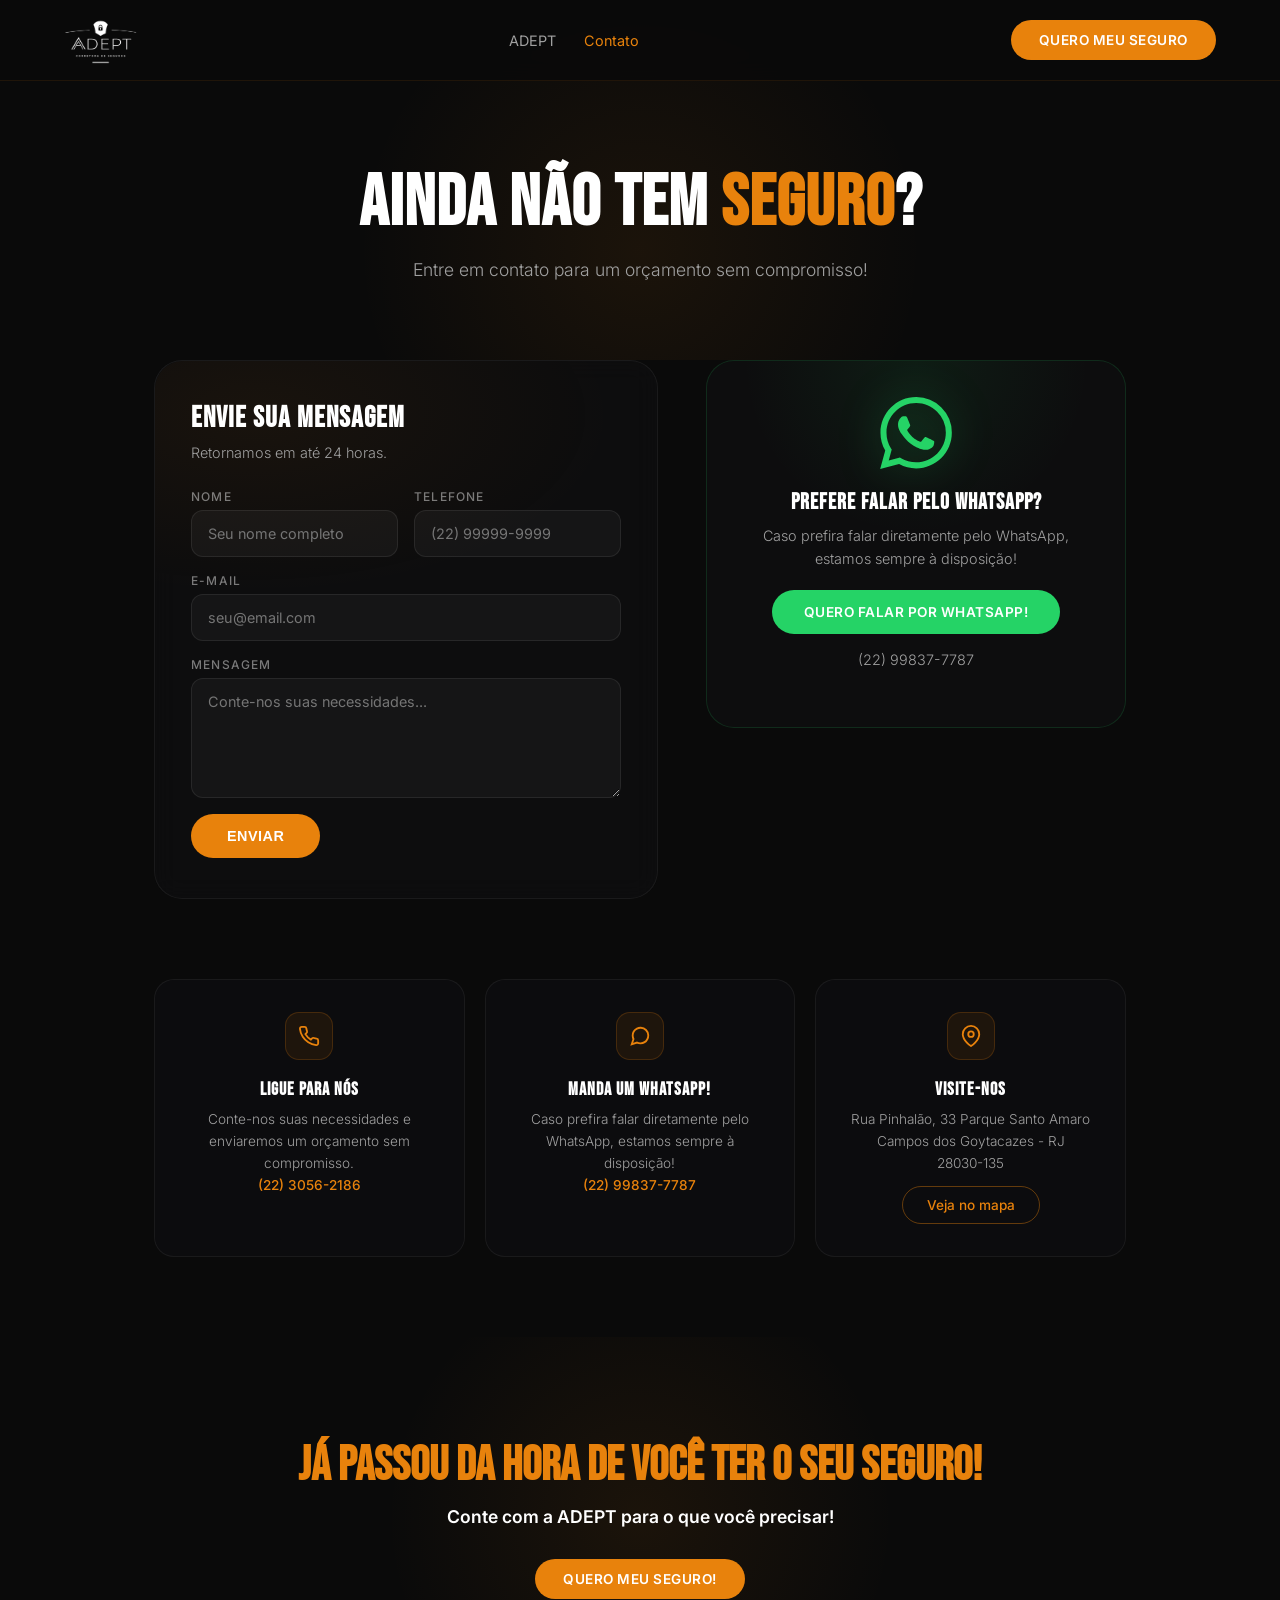
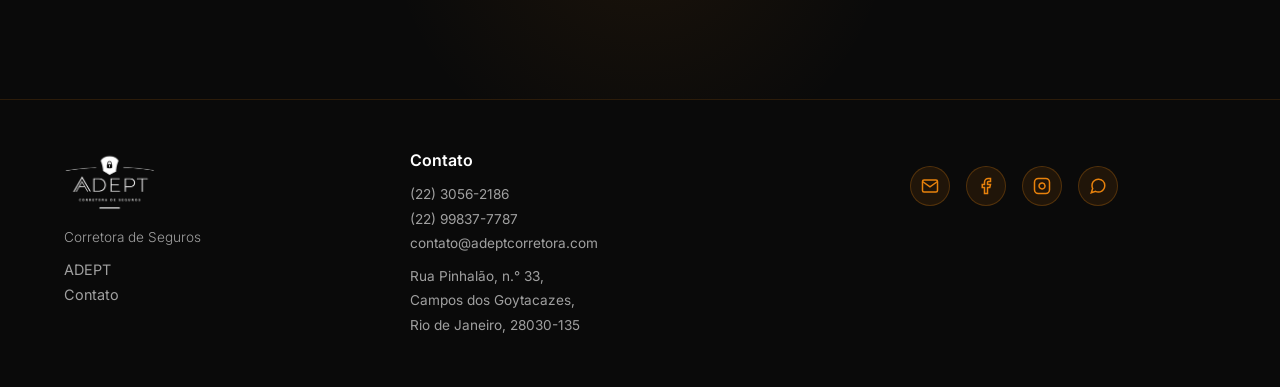
<file: contato.html>
<!DOCTYPE html>
<html lang="pt-BR">
<head>
<meta charset="UTF-8">
<meta name="viewport" content="width=device-width,initial-scale=1">
<title>Contato | ADEPT Corretora de Seguros</title>
<meta name="description" content="Entre em contato com a ADEPT Corretora de Seguros. Orçamento sem compromisso!">
<link rel="preconnect" href="https://fonts.googleapis.com">
<link href="https://fonts.googleapis.com/css2?family=Bebas+Neue&family=Inter:wght@300;400;500;600;700&display=swap" rel="stylesheet">
<style>
*{margin:0;padding:0;box-sizing:border-box}
body{background:#0a0a0a;color:#fff;font-family:'Inter',sans-serif;overflow-x:hidden;-webkit-font-smoothing:antialiased}
a{text-decoration:none;color:inherit}

/* HEADER */
.site-header{position:fixed;top:0;left:0;right:0;z-index:999;display:flex;align-items:center;justify-content:space-between;padding:16px 5vw;transition:all .4s}
.site-header.scrolled{background:rgba(10,10,10,.85);backdrop-filter:blur(12px);border-bottom:1px solid rgba(232,130,12,.1)}
.logo{display:flex;align-items:center;gap:10px;font-family:'Bebas Neue',sans-serif;font-size:1.3rem;letter-spacing:2px;color:#fff}
.logo svg{width:22px;height:22px;color:#E8820C}
.nav-links{display:flex;gap:28px}
.nav-links a{font-size:.9rem;color:#A0A0A0;transition:color .3s;font-weight:400}
.nav-links a:hover,.nav-links a.active{color:#E8820C}
.btn-cta{display:inline-block;padding:12px 28px;background:#E8820C;color:#fff;font-weight:600;font-size:.85rem;border-radius:50px;letter-spacing:.5px;transition:all .3s;border:none;cursor:pointer;text-transform:uppercase}
.btn-cta:hover{background:#d4740a;transform:translateY(-2px);box-shadow:0 8px 25px rgba(232,130,12,.3)}

/* HERO CONTACT */
.contact-hero{padding:160px 5vw 80px;text-align:center;position:relative;overflow:hidden}
.contact-hero::before{content:'';position:absolute;top:0;left:50%;transform:translateX(-50%);width:800px;height:500px;background:radial-gradient(circle,rgba(232,130,12,.08),transparent 60%);pointer-events:none}
.contact-hero h1{font-family:'Bebas Neue',sans-serif;font-size:clamp(2.5rem,6vw,4.5rem);letter-spacing:1px;position:relative;z-index:1}
.contact-hero h1 span{color:#E8820C}
.contact-hero p{color:#A0A0A0;font-size:1.1rem;margin-top:12px;font-weight:300;position:relative;z-index:1}

/* MAIN GRID */
.contact-grid{max-width:1100px;margin:0 auto;padding:0 5vw 80px;display:grid;grid-template-columns:1.2fr 1fr;gap:48px;align-items:start}

/* FORM */
.contact-form-card{background:rgba(15,15,18,.6);border:1px solid rgba(255,255,255,.06);border-radius:28px;padding:40px 36px;backdrop-filter:blur(12px);position:relative;overflow:hidden}
.contact-form-card::before{content:'';position:absolute;inset:0;background:radial-gradient(600px 300px at 20% 10%,rgba(232,130,12,.06),transparent 60%);pointer-events:none;border-radius:inherit}
.contact-form-card h2{font-family:'Bebas Neue',sans-serif;font-size:1.8rem;letter-spacing:1px;margin-bottom:8px;position:relative;z-index:1}
.contact-form-card .form-sub{color:#A0A0A0;font-size:.9rem;margin-bottom:28px;font-weight:300;position:relative;z-index:1}
.form-row{display:grid;grid-template-columns:1fr 1fr;gap:16px;margin-bottom:0;position:relative;z-index:1}
.form-group{display:flex;flex-direction:column;gap:6px;margin-bottom:16px;position:relative;z-index:1}
.form-group label{font-size:.75rem;color:rgba(255,255,255,.45);text-transform:uppercase;letter-spacing:.1em;font-weight:500}
.form-group input,.form-group textarea{width:100%;background:rgba(255,255,255,.04);border:1px solid rgba(255,255,255,.08);border-radius:12px;padding:14px 16px;color:#fff;font-family:'Inter',sans-serif;font-size:.9rem;transition:all .3s;outline:none;resize:vertical;box-sizing:border-box}
.form-group input:focus,.form-group textarea:focus{border-color:rgba(232,130,12,.4);background:rgba(232,130,12,.04);box-shadow:0 0 0 3px rgba(232,130,12,.08)}
.form-group textarea{min-height:120px}
.form-actions{display:flex;align-items:center;gap:16px;margin-top:8px;position:relative;z-index:1}
.form-actions .btn-cta{padding:14px 36px;font-size:.9rem}

/* WHATSAPP SIDE */
.contact-side{display:flex;flex-direction:column;gap:24px}
.wa-card{background:rgba(15,15,18,.6);border:1px solid rgba(37,211,102,.15);border-radius:28px;padding:36px 32px;text-align:center;position:relative;overflow:hidden}
.wa-card::before{content:'';position:absolute;top:0;left:0;right:0;height:200px;background:radial-gradient(circle at 50% 0%,rgba(37,211,102,.08),transparent 60%);pointer-events:none}
.wa-icon{width:72px;height:72px;margin:0 auto 20px;position:relative;z-index:1}
.wa-icon svg{width:72px;height:72px;fill:#25D366;filter:drop-shadow(0 0 20px rgba(37,211,102,.3))}
.wa-card h3{font-family:'Bebas Neue',sans-serif;font-size:1.4rem;letter-spacing:1px;margin-bottom:8px;position:relative;z-index:1}
.wa-card p{color:#A0A0A0;font-size:.9rem;line-height:1.6;font-weight:300;margin-bottom:20px;position:relative;z-index:1}
.btn-wa{display:inline-block;padding:14px 32px;background:#25D366;color:#fff;font-weight:600;font-size:.85rem;border-radius:50px;letter-spacing:.5px;transition:all .3s;text-transform:uppercase}
.btn-wa:hover{background:#1da851;transform:translateY(-2px);box-shadow:0 8px 25px rgba(37,211,102,.25)}
.wa-phone{color:rgba(255,255,255,.5);font-size:.85rem;margin-top:14px;position:relative;z-index:1}

/* INFO CARDS */
.info-cards{display:grid;grid-template-columns:repeat(3,1fr);gap:20px;max-width:1100px;margin:0 auto;padding:0 5vw 80px}
.info-card{background:rgba(15,15,18,.5);border:1px solid rgba(255,255,255,.06);border-radius:20px;padding:32px 24px;text-align:center;transition:all .4s}
.info-card:hover{border-color:rgba(232,130,12,.25);transform:translateY(-4px)}
.info-card-icon{width:48px;height:48px;border-radius:14px;background:rgba(232,130,12,.08);border:1px solid rgba(232,130,12,.2);display:flex;align-items:center;justify-content:center;margin:0 auto 18px;color:#E8820C}
.info-card-icon svg{width:22px;height:22px}
.info-card h4{font-family:'Bebas Neue',sans-serif;font-size:1.15rem;letter-spacing:1px;margin-bottom:8px}
.info-card p{color:#A0A0A0;font-size:.85rem;line-height:1.6;font-weight:300}
.info-card a{color:#E8820C;font-weight:500;font-size:.85rem}
.btn-outline{display:inline-block;margin-top:12px;padding:10px 24px;border:1px solid rgba(232,130,12,.4);color:#E8820C;border-radius:50px;font-size:.8rem;font-weight:500;transition:all .3s}
.btn-outline:hover{background:rgba(232,130,12,.1);transform:translateY(-2px)}

/* CTA */
.final-cta{position:relative;text-align:center;padding:100px 5vw;overflow:hidden}
.final-cta::before{content:'';position:absolute;top:50%;left:50%;transform:translate(-50%,-50%);width:600px;height:600px;background:radial-gradient(circle,rgba(232,130,12,.08),transparent 60%);pointer-events:none}
.final-cta h2{font-family:'Bebas Neue',sans-serif;font-size:clamp(2rem,5vw,3rem);color:#E8820C;margin-bottom:12px;position:relative;z-index:1}
.final-cta p{font-size:1.1rem;font-weight:600;margin-bottom:32px;position:relative;z-index:1}
.final-cta .btn-cta{position:relative;z-index:1;animation:pulse-btn 2s infinite}
@keyframes pulse-btn{0%,100%{box-shadow:0 0 0 0 rgba(232,130,12,.4)}70%{box-shadow:0 0 0 15px rgba(232,130,12,0)}}

/* FOOTER */
.site-footer{border-top:1px solid rgba(232,130,12,.15);padding:50px 5vw;background:#0a0a0a}
.footer-inner{max-width:1200px;margin:0 auto;display:grid;grid-template-columns:1fr 1.5fr 1fr;gap:40px;align-items:start}
.footer-logo{font-family:'Bebas Neue',sans-serif;font-size:1.4rem;letter-spacing:2px;margin-bottom:12px}
.footer-nav{display:flex;flex-direction:column;gap:8px}
.footer-nav a{color:#A0A0A0;font-size:.9rem;transition:color .3s}
.footer-nav a:hover{color:#E8820C}
.footer-contact h4{color:#fff;font-size:1rem;margin-bottom:12px;font-weight:600}
.footer-contact p,.footer-contact a{color:#A0A0A0;font-size:.85rem;line-height:1.8}
.footer-contact a:hover{color:#E8820C}
.footer-social{display:flex;gap:16px;margin-top:16px}
.footer-social a{width:40px;height:40px;border-radius:50%;background:rgba(232,130,12,.1);border:1px solid rgba(232,130,12,.25);display:flex;align-items:center;justify-content:center;color:#E8820C;transition:all .3s}
.footer-social a:hover{background:#E8820C;color:#fff;transform:translateY(-2px)}
.footer-social a svg{width:18px;height:18px}

/* REVEAL */
.reveal{opacity:0;transform:translateY(24px);transition:opacity .8s ease,transform .8s ease}
.reveal.visible{opacity:1;transform:translateY(0)}

@media(max-width:768px){
.contact-grid{grid-template-columns:1fr}
.form-row{grid-template-columns:1fr}
.info-cards{grid-template-columns:1fr}
.footer-inner{grid-template-columns:1fr;text-align:center}
.footer-social{justify-content:center}
.nav-links{display:none}
.btn-cta.header-cta{display:none}
}
</style>
</head>
<body>

<!-- HEADER -->
<header class="site-header scrolled">
  <a href="landing.html" class="logo">
    <img src="images/logo-adept.png" alt="ADEPT Corretora de Seguros" style="height:48px;width:auto">
  </a>
  <nav class="nav-links">
    <a href="landing.html">ADEPT</a>
    <a href="contato.html" class="active">Contato</a>
  </nav>
  <a href="https://wa.me/552230562186" target="_blank" class="btn-cta header-cta">QUERO MEU SEGURO</a>
</header>

<!-- HERO -->
<section class="contact-hero">
  <h1 class="reveal">Ainda não tem <span>seguro</span>?</h1>
  <p class="reveal">Entre em contato para um orçamento sem compromisso!</p>
</section>

<!-- FORM + WHATSAPP -->
<div class="contact-grid">
  <div class="contact-form-card reveal">
    <h2>Envie sua mensagem</h2>
    <p class="form-sub">Retornamos em até 24 horas.</p>
    <form id="contactForm" onsubmit="handleSubmit(event)">
      <div class="form-row">
        <div class="form-group">
          <label for="nome">Nome</label>
          <input type="text" id="nome" name="nome" placeholder="Seu nome completo" required>
        </div>
        <div class="form-group">
          <label for="telefone">Telefone</label>
          <input type="tel" id="telefone" name="telefone" placeholder="(22) 99999-9999" required>
        </div>
      </div>
      <div class="form-group">
        <label for="email">E-mail</label>
        <input type="email" id="email" name="email" placeholder="seu@email.com" required>
      </div>
      <div class="form-group">
        <label for="mensagem">Mensagem</label>
        <textarea id="mensagem" name="mensagem" placeholder="Conte-nos suas necessidades..."></textarea>
      </div>
      <div class="form-actions">
        <button type="submit" class="btn-cta">Enviar</button>
      </div>
    </form>
  </div>

  <div class="contact-side">
    <div class="wa-card reveal">
      <div class="wa-icon">
        <svg viewBox="0 0 24 24"><path d="M17.472 14.382c-.297-.149-1.758-.867-2.03-.967-.273-.099-.471-.148-.67.15-.197.297-.767.966-.94 1.164-.173.199-.347.223-.644.075-.297-.15-1.255-.463-2.39-1.475-.883-.788-1.48-1.761-1.653-2.059-.173-.297-.018-.458.13-.606.134-.133.298-.347.446-.52.149-.174.198-.298.298-.497.099-.198.05-.371-.025-.52-.075-.149-.669-1.612-.916-2.207-.242-.579-.487-.5-.669-.51-.173-.008-.371-.01-.57-.01-.198 0-.52.074-.792.372-.272.297-1.04 1.016-1.04 2.479 0 1.462 1.065 2.875 1.213 3.074.149.198 2.096 3.2 5.077 4.487.709.306 1.262.489 1.694.625.712.227 1.36.195 1.871.118.571-.085 1.758-.719 2.006-1.413.248-.694.248-1.289.173-1.413-.074-.124-.272-.198-.57-.347m-5.421 7.403h-.004a9.87 9.87 0 01-5.031-1.378l-.361-.214-3.741.982.998-3.648-.235-.374a9.86 9.86 0 01-1.51-5.26c.001-5.45 4.436-9.884 9.888-9.884 2.64 0 5.122 1.03 6.988 2.898a9.825 9.825 0 012.893 6.994c-.003 5.45-4.437 9.884-9.885 9.884m8.413-18.297A11.815 11.815 0 0012.05 0C5.495 0 .16 5.335.157 11.892c0 2.096.547 4.142 1.588 5.945L.057 24l6.305-1.654a11.882 11.882 0 005.683 1.448h.005c6.554 0 11.89-5.335 11.893-11.893a11.821 11.821 0 00-3.48-8.413z"/></svg>
      </div>
      <h3>Prefere falar pelo WhatsApp?</h3>
      <p>Caso prefira falar diretamente pelo WhatsApp, estamos sempre à disposição!</p>
      <a href="https://wa.me/552230562186" target="_blank" class="btn-wa">Quero falar por WhatsApp!</a>
      <p class="wa-phone">(22) 99837-7787</p>
    </div>
  </div>
</div>

<!-- INFO CARDS -->
<div class="info-cards">
  <div class="info-card reveal">
    <div class="info-card-icon">
      <svg viewBox="0 0 24 24" fill="none" stroke="currentColor" stroke-width="2"><path d="M22 16.92v3a2 2 0 01-2.18 2 19.79 19.79 0 01-8.63-3.07 19.5 19.5 0 01-6-6 19.79 19.79 0 01-3.07-8.67A2 2 0 014.11 2h3a2 2 0 012 1.72c.127.96.361 1.903.7 2.81a2 2 0 01-.45 2.11L8.09 9.91a16 16 0 006 6l1.27-1.27a2 2 0 012.11-.45c.907.339 1.85.573 2.81.7A2 2 0 0122 16.92z"/></svg>
    </div>
    <h4>Ligue para nós</h4>
    <p>Conte-nos suas necessidades e enviaremos um orçamento sem compromisso.</p>
    <a href="tel:+552230562186">(22) 3056-2186</a>
  </div>
  <div class="info-card reveal">
    <div class="info-card-icon">
      <svg viewBox="0 0 24 24" fill="none" stroke="currentColor" stroke-width="2"><path d="M21 11.5a8.38 8.38 0 01-.9 3.8 8.5 8.5 0 01-7.6 4.7 8.38 8.38 0 01-3.8-.9L3 21l1.9-5.7a8.38 8.38 0 01-.9-3.8 8.5 8.5 0 014.7-7.6 8.38 8.38 0 013.8-.9h.5a8.48 8.48 0 018 8v.5z"/></svg>
    </div>
    <h4>Manda um WhatsApp!</h4>
    <p>Caso prefira falar diretamente pelo WhatsApp, estamos sempre à disposição!</p>
    <a href="https://wa.me/552230562186" target="_blank">(22) 99837-7787</a>
  </div>
  <div class="info-card reveal">
    <div class="info-card-icon">
      <svg viewBox="0 0 24 24" fill="none" stroke="currentColor" stroke-width="2"><path d="M21 10c0 7-9 13-9 13s-9-6-9-13a9 9 0 0118 0z"/><circle cx="12" cy="10" r="3"/></svg>
    </div>
    <h4>Visite-nos</h4>
    <p>Rua Pinhalão, 33 Parque Santo Amaro<br>Campos dos Goytacazes - RJ<br>28030-135</p>
    <a href="https://maps.google.com/?q=Rua+Pinhalão+33+Campos+dos+Goytacazes" target="_blank" class="btn-outline">Veja no mapa</a>
  </div>
</div>

<!-- CTA -->
<section class="final-cta">
  <h2>Já passou da hora de você ter o seu seguro!</h2>
  <p>Conte com a ADEPT para o que você precisar!</p>
  <a href="https://wa.me/552230562186" target="_blank" class="btn-cta">Quero meu seguro!</a>
</section>

<!-- FOOTER -->
<footer class="site-footer">
  <div class="footer-inner">
    <div>
      <div class="footer-logo"><img src="images/logo-adept.png" alt="ADEPT" style="height:60px;width:auto"></div>
      <p style="color:#A0A0A0;font-size:.85rem;font-weight:300">Corretora de Seguros</p>
      <div class="footer-nav" style="margin-top:16px">
        <a href="landing.html">ADEPT</a>
        <a href="contato.html">Contato</a>
      </div>
    </div>
    <div class="footer-contact">
      <h4>Contato</h4>
      <p><a href="tel:+552230562186">(22) 3056-2186</a></p>
      <p><a href="tel:+5522998377787">(22) 99837-7787</a></p>
      <p><a href="mailto:contato@adeptcorretora.com">contato@adeptcorretora.com</a></p>
      <p style="margin-top:8px">Rua Pinhalão, n.° 33,<br>Campos dos Goytacazes,<br>Rio de Janeiro, 28030-135</p>
    </div>
    <div>
      <div class="footer-social">
        <a href="mailto:contato@adeptcorretora.com" aria-label="Email"><svg viewBox="0 0 24 24" fill="none" stroke="currentColor" stroke-width="2"><path d="M4 4h16c1.1 0 2 .9 2 2v12c0 1.1-.9 2-2 2H4c-1.1 0-2-.9-2-2V6c0-1.1.9-2 2-2z"/><polyline points="22,6 12,13 2,6"/></svg></a>
        <a href="#" aria-label="Facebook"><svg viewBox="0 0 24 24" fill="none" stroke="currentColor" stroke-width="2"><path d="M18 2h-3a5 5 0 00-5 5v3H7v4h3v8h4v-8h3l1-4h-4V7a1 1 0 011-1h3z"/></svg></a>
        <a href="#" aria-label="Instagram"><svg viewBox="0 0 24 24" fill="none" stroke="currentColor" stroke-width="2"><rect x="2" y="2" width="20" height="20" rx="5" ry="5"/><path d="M16 11.37A4 4 0 1112.63 8 4 4 0 0116 11.37z"/><line x1="17.5" y1="6.5" x2="17.51" y2="6.5"/></svg></a>
        <a href="https://wa.me/552230562186" target="_blank" aria-label="WhatsApp"><svg viewBox="0 0 24 24" fill="none" stroke="currentColor" stroke-width="2"><path d="M21 11.5a8.38 8.38 0 01-.9 3.8 8.5 8.5 0 01-7.6 4.7 8.38 8.38 0 01-3.8-.9L3 21l1.9-5.7a8.38 8.38 0 01-.9-3.8 8.5 8.5 0 014.7-7.6 8.38 8.38 0 013.8-.9h.5a8.48 8.48 0 018 8v.5z"/></svg></a>
      </div>
    </div>
  </div>
</footer>

<script>
// Reveal on scroll
(function(){
  const els = document.querySelectorAll('.reveal');
  const obs = new IntersectionObserver((entries) => {
    entries.forEach(e => { if(e.isIntersecting) e.target.classList.add('visible'); });
  }, { threshold: 0.1 });
  els.forEach(el => obs.observe(el));
})();

// Form submit -> WhatsApp
function handleSubmit(e){
  e.preventDefault();
  const nome = document.getElementById('nome').value;
  const telefone = document.getElementById('telefone').value;
  const email = document.getElementById('email').value;
  const msg = document.getElementById('mensagem').value;
  const text = `Olá! Meu nome é ${nome}.%0ATelefone: ${telefone}%0AEmail: ${email}%0A%0A${msg}`;
  window.open(`https://wa.me/552230562186?text=${text}`, '_blank');
}
</script>
</body>
</html>
</file>
